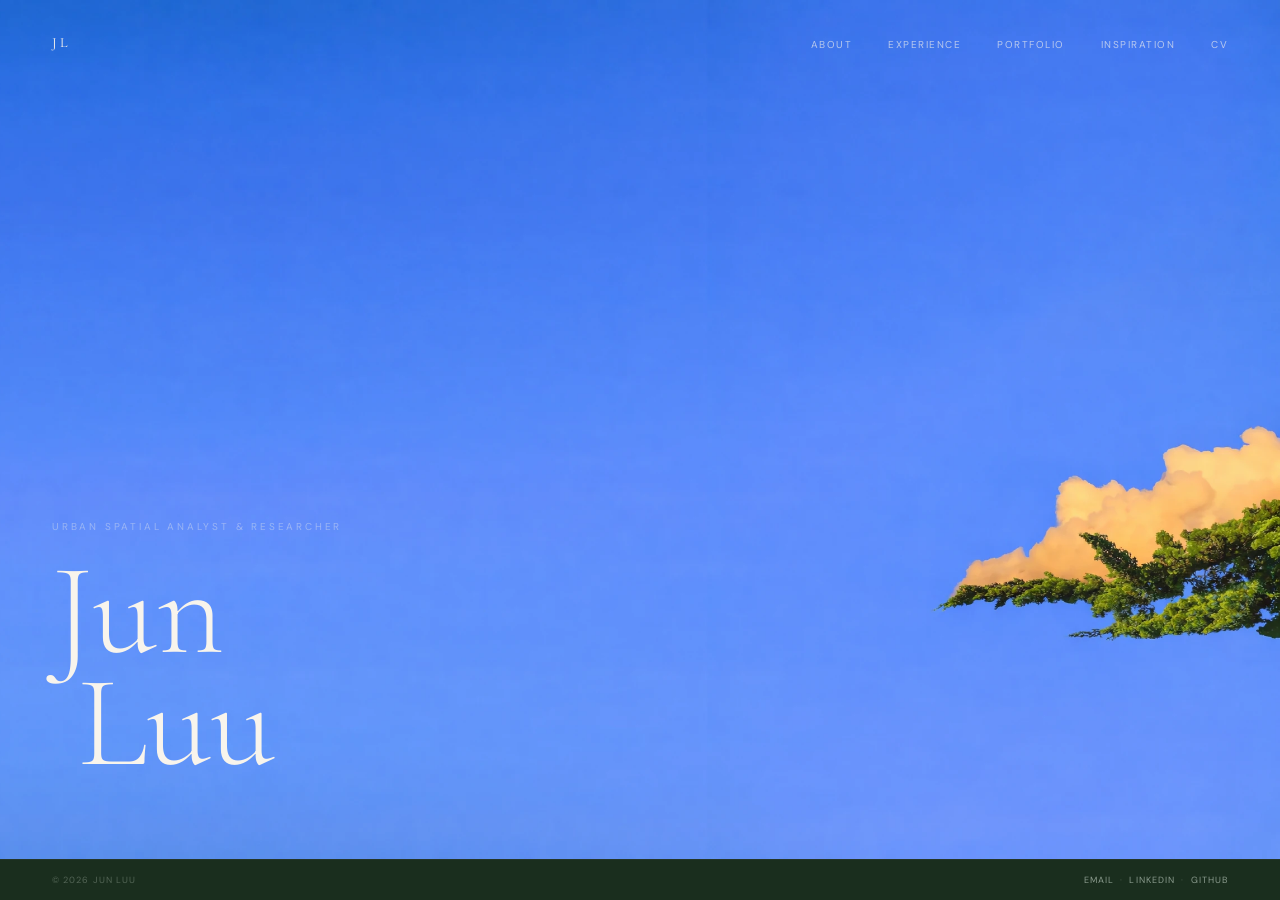
<file: index.html>
<!DOCTYPE html>
<html lang="en">
<head>
  <meta charset="UTF-8" />
  <meta name="viewport" content="width=device-width, initial-scale=1.0" />
  <title>Jun Luu</title>
  <link rel="preconnect" href="https://fonts.googleapis.com">
  <link rel="preconnect" href="https://fonts.gstatic.com" crossorigin>
  <link href="https://fonts.googleapis.com/css2?family=Cormorant+Garamond:wght@300;400&family=DM+Sans:opsz,wght@9..40,300;9..40,400;9..40,500&display=swap" rel="stylesheet">
  <style>
    :root {
      --sky:        #327ce3;
      --cream:      #F8F4EC;
      --cream-dim:  rgba(248,244,236,0.65);
      --cream-faint:rgba(248,244,236,0.38);
      --forest:     #1A2E1E;
      --forest-mid: #243528;
      --orange:     #D95A18;
      --rule:       rgba(248,244,236,0.16);
    }

    *, *::before, *::after { box-sizing: border-box; margin: 0; padding: 0; }
    html, body { height: 100%; }

    /* Without a background on <html>, the body's background propagates to the
       document canvas and paints the whole viewport — including the strip
       below the footer and the overscroll bounce. Pin the canvas to the
       footer colour so nothing shows through beneath the green bar. */
    html { background: var(--forest, #1A2E1E); }

    body {
      font-family: 'DM Sans', sans-serif;
      background: var(--sky);
      color: var(--cream);
      min-height: 100vh;
      display: flex;
      flex-direction: column;
    }

    /* ── HERO ── */
    .hero {
      position: relative;
      flex: 1;
      min-height: calc(100vh - 56px);
      background: var(--sky);
      overflow: hidden;
    }

    .hero picture { display: contents; }

    /* Photo: full-bleed. The sky is extended outward in the files themselves,
       so the whole frame is photograph — nothing is masked or colour-matched. */
    .hero-photo {
      position: absolute;
      inset: 0;
      width: 100%;
      height: 100%;
      object-fit: cover;
      object-position: 100% 50%;
      pointer-events: none;
      user-select: none;
    }

    /* ── NAV ── */
    nav {
      position: absolute;
      top: 0; left: 0; right: 0;
      z-index: 20;
      display: flex;
      justify-content: space-between;
      align-items: center;
      padding: 32px 52px;
    }

    .nav-logo {
      font-family: 'Cormorant Garamond', serif;
      font-size: 14px;
      font-weight: 400;
      letter-spacing: 0.24em;
      text-transform: uppercase;
      color: var(--cream);
      text-decoration: none;
      opacity: 0;
      animation: fadeIn 0.7s ease 0.15s forwards;
    }

    .nav-links {
      display: flex;
      gap: 36px;
      list-style: none;
      opacity: 0;
      animation: fadeIn 0.7s ease 0.35s forwards;
    }

    .nav-links a {
      font-size: 10px;
      font-weight: 400;
      letter-spacing: 0.15em;
      text-transform: uppercase;
      color: var(--cream-dim);
      text-decoration: none;
      transition: color 0.2s;
      position: relative;
    }
    .nav-links a::after {
      content: '';
      position: absolute;
      bottom: -3px; left: 0; right: 0;
      height: 1px;
      background: var(--cream);
      transform: scaleX(0);
      transform-origin: left;
      transition: transform 0.25s ease;
    }
    .nav-links a:hover { color: var(--cream); }
    .nav-links a:hover::after { transform: scaleX(1); }

    /* ── MAIN TEXT ── */
    .hero-content {
      position: absolute;
      bottom: 80px;
      left: 52px;
      z-index: 10;
    }

    .eyebrow {
      font-size: 10px;
      font-weight: 400;
      letter-spacing: 0.28em;
      text-transform: uppercase;
      color: var(--cream-faint);
      margin-bottom: 22px;
      opacity: 0;
      animation: riseIn 0.9s ease 0.7s forwards;
    }

    .hero-name {
      font-family: 'Cormorant Garamond', serif;
      font-weight: 300;
      line-height: 0.86;
    }

    .name-given {
      display: block;
      font-size: clamp(86px, 12vw, 130px);
      color: var(--cream);
      opacity: 0;
      animation: riseIn 1s ease 0.95s forwards;
    }

    .name-family {
      display: block;
      font-size: clamp(86px, 12vw, 130px);
      padding-left: clamp(18px, 2vw, 28px);
      color: var(--cream);
      opacity: 0;
      animation: riseIn 1s ease 1.22s forwards;
    }

    /* ── FOOTER ── */
    footer {
      background: var(--forest);
      padding: 14px 52px;
      display: flex;
      justify-content: space-between;
      align-items: center;
      flex-shrink: 0;
      border-top: 1px solid var(--forest-mid);
    }

    footer p {
      font-size: 9px;
      font-weight: 400;
      letter-spacing: 0.12em;
      text-transform: uppercase;
      color: rgba(214,228,216,0.3);
    }

    footer a {
      font-size: 9px;
      font-weight: 400;
      letter-spacing: 0.12em;
      text-transform: uppercase;
      color: rgba(214,228,216,0.3);
      text-decoration: none;
      transition: color 0.2s;
    }
    footer a:hover { color: rgba(214,228,216,0.7); }

    /* ── ANIMATIONS ── */
    @keyframes fadeIn {
      from { opacity: 0; }
      to   { opacity: 1; }
    }

    @keyframes riseIn {
      from { opacity: 0; transform: translateY(16px); }
      to   { opacity: 1; transform: translateY(0); }
    }

    /* ── RESPONSIVE ── */
    @media (max-width: 640px) {
      .hero-content { left: 24px; bottom: 52px; }
      .hero-photo { object-position: 50% 50%; }
      footer { padding: 14px 24px; flex-direction: column; gap: 6px; text-align: center; }
    }
  </style>
<link rel="stylesheet" href="assets/site.css">
<script src="assets/site.js" defer></script>
</head>
<body>

  <div class="hero">

    <picture>
      <source
        media="(min-width: 701px)"
        srcset="images/index/cover-photo-wide.webp"
      >
      <img
        class="hero-photo"
        src="images/index/cover-photo-tall.webp"
        alt=""
        aria-hidden="true"
      >
    </picture>

    <nav>
      <a href="index.html" class="nav-logo">JL</a>
      <ul class="nav-links">
        <li><a href="about.html">About</a></li>
        <li><a href="experience.html">Experience</a></li>
        <li><a href="portfolio.html">Portfolio</a></li>
        <li><a href="inspiration.html">Inspiration</a></li>
        <li><a href="cv_jluu.html">CV</a></li>
      </ul>

      <button class="nav-toggle" type="button" aria-label="Open menu"
              aria-expanded="false" aria-controls="nav-sheet">
        <span></span><span></span><span></span>
      </button>

      <div class="nav-sheet" id="nav-sheet">
        <a href="about.html">About</a>
        <a href="experience.html">Experience</a>
        <a href="portfolio.html">Portfolio</a>
        <a href="inspiration.html">Inspiration</a>
        <a href="cv_jluu.html">CV</a>
      </div>
    </nav>

    <div class="hero-content">
      <p class="eyebrow">Urban Spatial Analyst &amp; Researcher</p>
      <div class="hero-name">
        <span class="name-given">Jun</span>
        <span class="name-family">Luu</span>
      </div>
    </div>

  </div>

  <footer>
    <p>© 2026 Jun Luu</p>
    <p><a href="mailto:jennifer.luu6@gmail.com">Email</a> &nbsp;·&nbsp; <a href="https://www.linkedin.com/in/jenniferluu6/" target="_blank" rel="noopener">LinkedIn</a> &nbsp;·&nbsp; <a href="https://github.com/jenniferluu6" target="_blank" rel="noopener">GitHub</a></p>
  </footer>

</body>
</html>
</file>
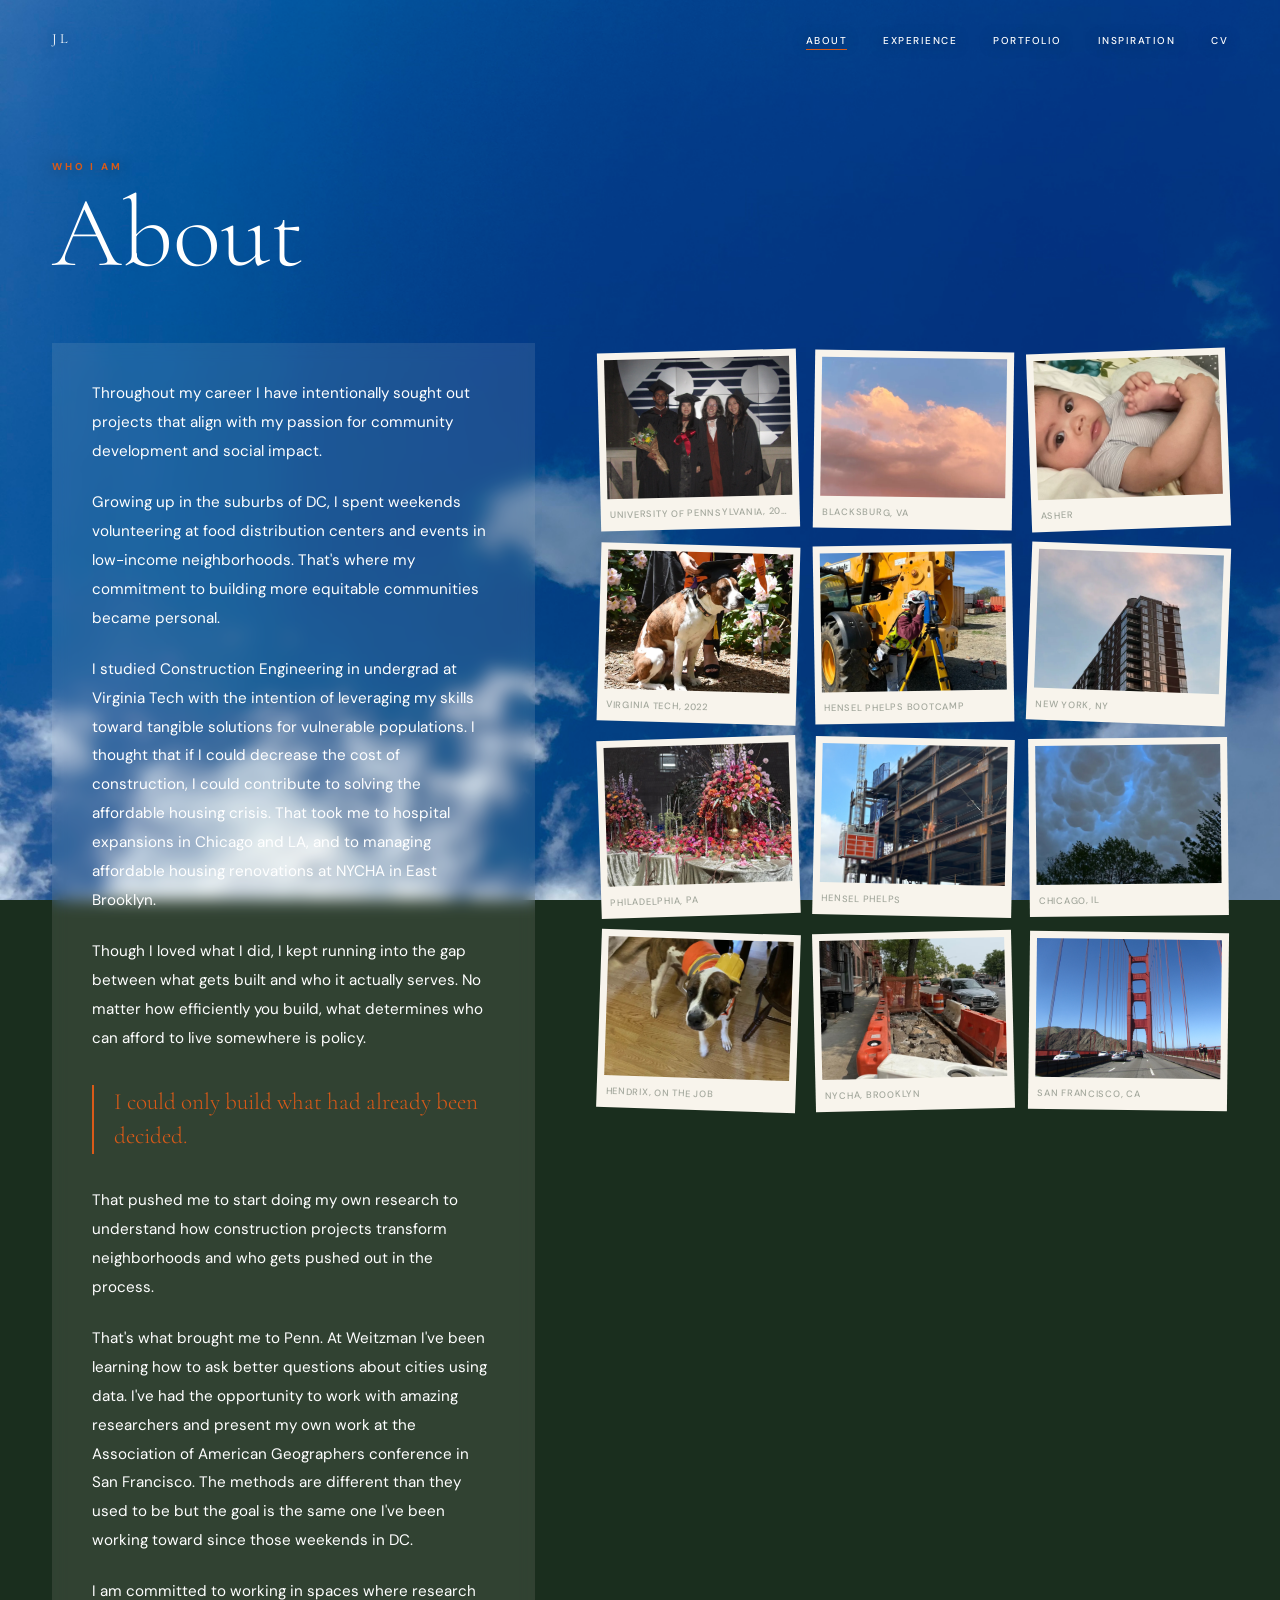
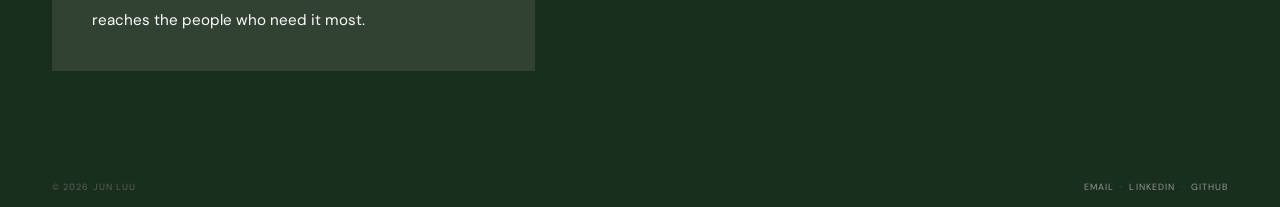
<file: about.html>
<!DOCTYPE html>
<html lang="en">
<head>
  <meta charset="UTF-8" />
  <meta name="viewport" content="width=device-width, initial-scale=1.0" />
  <title>About · Jun Luu</title>
  <link rel="preconnect" href="https://fonts.googleapis.com">
  <link rel="preconnect" href="https://fonts.gstatic.com" crossorigin>
  <link href="https://fonts.googleapis.com/css2?family=Cormorant+Garamond:wght@300;400&family=DM+Sans:opsz,wght@9..40,300;9..40,400;9..40,500;9..40,700&display=swap" rel="stylesheet">
  <style>
    :root {
      --forest:     #1A2E1E;
      --forest-mid: #243528;
      --orange:     #D95A18;
      --cream:      #F8F4EC;
    }

    *, *::before, *::after { box-sizing: border-box; margin: 0; padding: 0; }

    /* Without a background on <html>, the body's background propagates to the
       document canvas and paints the whole viewport — including the strip
       below the footer and the overscroll bounce. Pin the canvas to the
       footer colour so nothing shows through beneath the green bar. */
    html { background: var(--forest, #1A2E1E); }

    body {
      font-family: 'DM Sans', sans-serif;
      min-height: 100vh;
      overflow-x: hidden;
      background-image: url('images/about/about-photo.jpeg');
      background-size: cover;
      background-position: center top;
      background-attachment: fixed;
    }

    /* Very light wash so text areas have something to sit on */
    body::before {
      content: '';
      position: fixed;
      inset: 0;
      background: rgba(220,235,245,0.01);
      z-index: 0;
      pointer-events: none;
    }

    /* NAV — sky-toned, blends with photo */
    nav {
      position: absolute;
      top: 0; left: 0; right: 0;
      z-index: 100;
      display: flex;
      justify-content: space-between;
      align-items: center;
      padding: 28px 52px;
      background: transparent;
    }

    .nav-logo {
      font-family: 'Cormorant Garamond', serif;
      font-size: 14px; font-weight: 400;
      letter-spacing: 0.24em; text-transform: uppercase;
      color: white; text-decoration: none;
    }

    .nav-logo, .nav-links a { text-shadow: 0 1px 14px rgba(0,0,0,0.5); }

    .nav-links {
      display: flex; gap: 36px; list-style: none;
    }

    .nav-links a {
      font-size: 10px; font-weight: 500;
      letter-spacing: 0.15em; text-transform: uppercase;
      color: white; text-decoration: none;
      transition: color 0.2s; position: relative;
    }
    .nav-links a::after {
      content: '';
      position: absolute; bottom: -3px; left: 0; right: 0;
      height: 1px; background: var(--orange);
      transform: scaleX(0); transform-origin: left;
      transition: transform 0.25s ease;
    }
    .nav-links a:hover::after { transform: scaleX(1); }
    .nav-links a.active::after { transform: scaleX(1); }

    /* ALL CONTENT */
    .page {
      position: relative;
      z-index: 1;
      min-height: 100vh;
      display: flex;
      flex-direction: column;
    }

    /* PAGE HEADER */
    .page-header {
      padding: 160px 52px 64px;
    }

    .page-eyebrow {
      font-size: 10px; font-weight: 700;
      letter-spacing: 0.28em; text-transform: uppercase;
      color: var(--orange);
      margin-bottom: 16px;
      text-shadow: 0 1px 14px rgba(0,0,0,0.5);
    }

    .page-title {
      font-family: 'Cormorant Garamond', serif;
      font-size: clamp(60px, 8vw, 100px);
      font-weight: 300; line-height: 0.9;
      color: white;
    }

    /* BODY CONTENT */
    .about-body {
      flex: 1;
      padding: 0 52px 96px;
    }

    .about-grid {
      display: grid;
      grid-template-columns: 1fr 1.3fr;
      gap: 64px;
      align-items: start;
    }

    /* STORY — frosted card for readability */
    .story-col {
      background: rgba(248,244,236,0.1);
      backdrop-filter: blur(8px);
      -webkit-backdrop-filter: blur(8px);
      padding: 36px 40px;
    }

    .story-col p {
      font-size: 0.95rem; font-weight: 400; line-height: 1.9;
      color: white;
      margin-bottom: 1.4rem;
    }
    .story-col p:last-child { margin-bottom: 0; }

    .pull-line {
      display: block;
      font-family: 'Cormorant Garamond', serif;
      font-size: 1.45rem; font-weight: 300; line-height: 1.5;
      color: var(--orange);
      padding-left: 20px;
      border-left: 2px solid var(--orange);
      margin: 2rem 0;
    }

    /* COLLAGE — clean 3x4 grid */
    .collage-col {
      display: grid;
      grid-template-columns: repeat(3, 1fr);
      gap: 16px;
      padding-top: 8px;
    }

    .photo-card {
      background: var(--cream);
      padding: 7px 7px 32px;
      cursor: pointer;
      position: relative;
      transition: transform 0.3s ease, box-shadow 0.3s ease;
    }

    /* Subtle random tilts */
    .photo-card:nth-child(1)  { transform: rotate(-1.4deg); }
    .photo-card:nth-child(2)  { transform: rotate(0.8deg);  }
    .photo-card:nth-child(3)  { transform: rotate(-2deg);   }
    .photo-card:nth-child(4)  { transform: rotate(1.6deg);  }
    .photo-card:nth-child(5)  { transform: rotate(-0.9deg); }
    .photo-card:nth-child(6)  { transform: rotate(2.1deg);  }
    .photo-card:nth-child(7)  { transform: rotate(-1.8deg); }
    .photo-card:nth-child(8)  { transform: rotate(1.2deg);  }
    .photo-card:nth-child(9)  { transform: rotate(-0.6deg); }
    .photo-card:nth-child(10) { transform: rotate(1.9deg);  }
    .photo-card:nth-child(11) { transform: rotate(-1.3deg); }
    .photo-card:nth-child(12) { transform: rotate(0.7deg);  }

    .photo-card:hover {
      transform: rotate(0deg) scale(1.04) !important;
      box-shadow: 0 20px 48px rgba(26,46,30,0.18);
      z-index: 5;
    }

    .photo-card img {
      width: 100%; display: block;
      aspect-ratio: 4/3; object-fit: cover;
    }

    .card-stub {
      position: absolute;
      bottom: 0; left: 0; right: 0;
      height: 32px;
      display: flex; align-items: center;
      padding: 0 9px;
    }
    .card-stub span {
      font-size: 0.58rem; font-weight: 500;
      letter-spacing: 0.08em; text-transform: uppercase;
      color: rgba(26,46,30,0.38);
      white-space: nowrap; overflow: hidden; text-overflow: ellipsis;
    }

    .photo-caption {
      position: absolute;
      top: 7px; left: 7px; right: 7px; bottom: 32px;
      background: rgba(26,46,30,0.82);
      display: flex; align-items: flex-end;
      padding: 12px;
      opacity: 0;
      transition: opacity 0.25s ease;
      pointer-events: none;
    }
    .photo-caption p {
      font-size: 0.74rem; font-weight: 300;
      line-height: 1.5; color: var(--cream);
      margin: 0;
    }
    .photo-card:hover .photo-caption { opacity: 1; }

    /* FOOTER */
    footer {
      position: relative;
      z-index: 1;
      background: var(--forest);
      padding: 14px 52px;
      display: flex;
      justify-content: space-between;
      align-items: center;
    }

    footer p, footer a {
      font-size: 9px; font-weight: 400;
      letter-spacing: 0.12em; text-transform: uppercase;
      color: rgba(214,228,216,0.3);
      text-decoration: none;
      transition: color 0.2s;
    }
    footer a:hover { color: rgba(214,228,216,0.7); }

    /* RESPONSIVE */
    @media (max-width: 1200px) {
      .about-grid { grid-template-columns: 1fr; }
    }
    @media (max-width: 640px) {
      .page-header { padding: 120px 24px 48px; }
      .about-body { padding: 0 24px 72px; }
      .story-col { padding: 24px; }
      .collage-col { grid-template-columns: repeat(2, 1fr); }
      footer { padding: 14px 24px; flex-direction: column; gap: 6px; text-align: center; }
    }
  </style>
<link rel="stylesheet" href="assets/site.css">
<script src="assets/site.js" defer></script>
</head>
<body>

  <nav>
    <a href="index.html" class="nav-logo">JL</a>
    <ul class="nav-links">
      <li><a href="about.html" class="active">About</a></li>
      <li><a href="experience.html">Experience</a></li>
      <li><a href="portfolio.html">Portfolio</a></li>
      <li><a href="inspiration.html">Inspiration</a></li>
      <li><a href="cv_jluu.html">CV</a></li>
    </ul>

    <button class="nav-toggle" type="button" aria-label="Open menu"
            aria-expanded="false" aria-controls="nav-sheet">
      <span></span><span></span><span></span>
    </button>

    <div class="nav-sheet" id="nav-sheet">
      <a href="about.html" class="active">About</a>
      <a href="experience.html">Experience</a>
      <a href="portfolio.html">Portfolio</a>
      <a href="inspiration.html">Inspiration</a>
      <a href="cv_jluu.html">CV</a>
    </div>
  </nav>

  <div class="page">

    <div class="page-header">
      <p class="page-eyebrow">Who I am</p>
      <h1 class="page-title">About</h1>
    </div>

    <div class="about-body">
      <div class="about-grid">

        <div class="story-col">
          <p>Throughout my career I have intentionally sought out projects that align with my passion for community development and social impact.</p>
          <p>Growing up in the suburbs of DC, I spent weekends volunteering at food distribution centers and events in low-income neighborhoods. That's where my commitment to building more equitable communities became personal.</p>
          <p>I studied Construction Engineering in undergrad at Virginia Tech with the intention of leveraging my skills toward tangible solutions for vulnerable populations. I thought that if I could decrease the cost of construction, I could contribute to solving the affordable housing crisis. That took me to hospital expansions in Chicago and LA, and to managing affordable housing renovations at NYCHA in East Brooklyn.</p>
          <p>Though I loved what I did, I kept running into the gap between what gets built and who it actually serves. No matter how efficiently you build, what determines who can afford to live somewhere is policy.</p>
          <span class="pull-line">I could only build what had already been decided.</span>
          <p>That pushed me to start doing my own research to understand how construction projects transform neighborhoods and who gets pushed out in the process.</p>
          <p>That's what brought me to Penn. At Weitzman I've been learning how to ask better questions about cities using data. I've had the opportunity to work with amazing researchers and present my own work at the Association of American Geographers conference in San Francisco. The methods are different than they used to be but the goal is the same one I've been working toward since those weekends in DC.</p>
          <p>I am committed to working in spaces where research reaches the people who need it most.</p>
        </div>

        <div class="collage-col">

          <div class="photo-card">
            <img src="images/about/penn_graduation.jpeg" alt="Penn graduation with friends">
            <div class="photo-caption"><p>Becoming a master with some of my amazing friends!</p></div>
            <div class="card-stub"><span>University of Pennsylvania, 2026</span></div>
          </div>

          <div class="photo-card">
            <img src="images/about/blacksburg_clouds.jpeg" alt="Blacksburg clouds">
            <div class="photo-caption"><p>My friends and I called ourselves the Cloud Chasers. When someone would spot a good sunset, we'd all rush to the top of the parking garage.</p></div>
            <div class="card-stub"><span>Blacksburg, VA</span></div>
          </div>

          <div class="photo-card">
            <img src="images/about/asher.jpeg" alt="Asher">
            <div class="photo-caption"><p>My perfect, adorable nephew, Asher.</p></div>
            <div class="card-stub"><span>Asher</span></div>
          </div>

          <div class="photo-card">
            <img src="images/about/hendrix_grad.jpeg" alt="Hendrix at graduation">
            <div class="photo-caption"><p>Hendrix and I graduated from Virginia Tech together! He studied hard and I am so proud of him.</p></div>
            <div class="card-stub"><span>Virginia Tech, 2022</span></div>
          </div>

          <div class="photo-card">
            <img src="images/about/hp_bootcamp.jpeg" alt="Hensel Phelps Bootcamp">
            <div class="photo-caption"><p>Using my highly developed engineering skills to stand on a concrete block with a level.</p></div>
            <div class="card-stub"><span>Hensel Phelps Bootcamp</span></div>
          </div>

          <div class="photo-card">
            <img src="images/about/nyc_rooftop.jpeg" alt="NYC rooftop view">
            <div class="photo-caption"><p>The view from my rooftop in New York. We threw quite a few kickbacks and parties up here.</p></div>
            <div class="card-stub"><span>New York, NY</span></div>
          </div>

          <div class="photo-card">
            <img src="images/about/phila_flowers.jpeg" alt="Philadelphia Flower Show">
            <div class="photo-caption"><p>The Philadelphia Flower Show was a beautiful reminder of the city's vibrant culture.</p></div>
            <div class="card-stub"><span>Philadelphia, PA</span></div>
          </div>

          <div class="photo-card">
            <img src="images/about/hp_hucla.jpeg" alt="Hensel Phelps on Site">
            <div class="photo-caption"><p>Structural engineering in action!</p></div>
            <div class="card-stub"><span>Hensel Phelps</span></div>
          </div>

          <div class="photo-card">
            <img src="images/about/chicago_clouds.jpeg" alt="Chicago clouds">
            <div class="photo-caption"><p>These mammatus formations are rare and a little ominous.</p></div>
            <div class="card-stub"><span>Chicago, IL</span></div>
          </div>

          <div class="photo-card">
            <img src="images/about/hendrix_construction.jpeg" alt="Hendrix in construction gear">
            <div class="photo-caption"><p>Hendrix dressed as a construction engineer! Like mother, like son.</p></div>
            <div class="card-stub"><span>Hendrix, on the job</span></div>
          </div>

          <div class="photo-card">
            <img src="images/about/fairstead_sidewalk.jpeg" alt="NYCHA sidewalk work">
            <div class="photo-caption"><p>Some sidewalk work on the NYCHA Fairstead project in East Brooklyn.</p></div>
            <div class="card-stub"><span>NYCHA, Brooklyn</span></div>
          </div>

          <div class="photo-card">
            <img src="images/about/sf-aag.JPG" alt="San Francisco after AAG">
            <div class="photo-caption"><p>Exploring San Francisco after presenting at the AAG Annual Meeting.</p></div>
            <div class="card-stub"><span>San Francisco, CA</span></div>
          </div>

        </div>
      </div>
    </div>

    <footer>
      <p>© 2026 Jun Luu</p>
      <p><a href="mailto:jennifer.luu6@gmail.com">Email</a> &nbsp;·&nbsp; <a href="https://www.linkedin.com/in/jenniferluu6/" target="_blank" rel="noopener">LinkedIn</a> &nbsp;·&nbsp; <a href="https://github.com/jenniferluu6" target="_blank" rel="noopener">GitHub</a></p>
    </footer>

  </div>

</body>
</html>
</file>
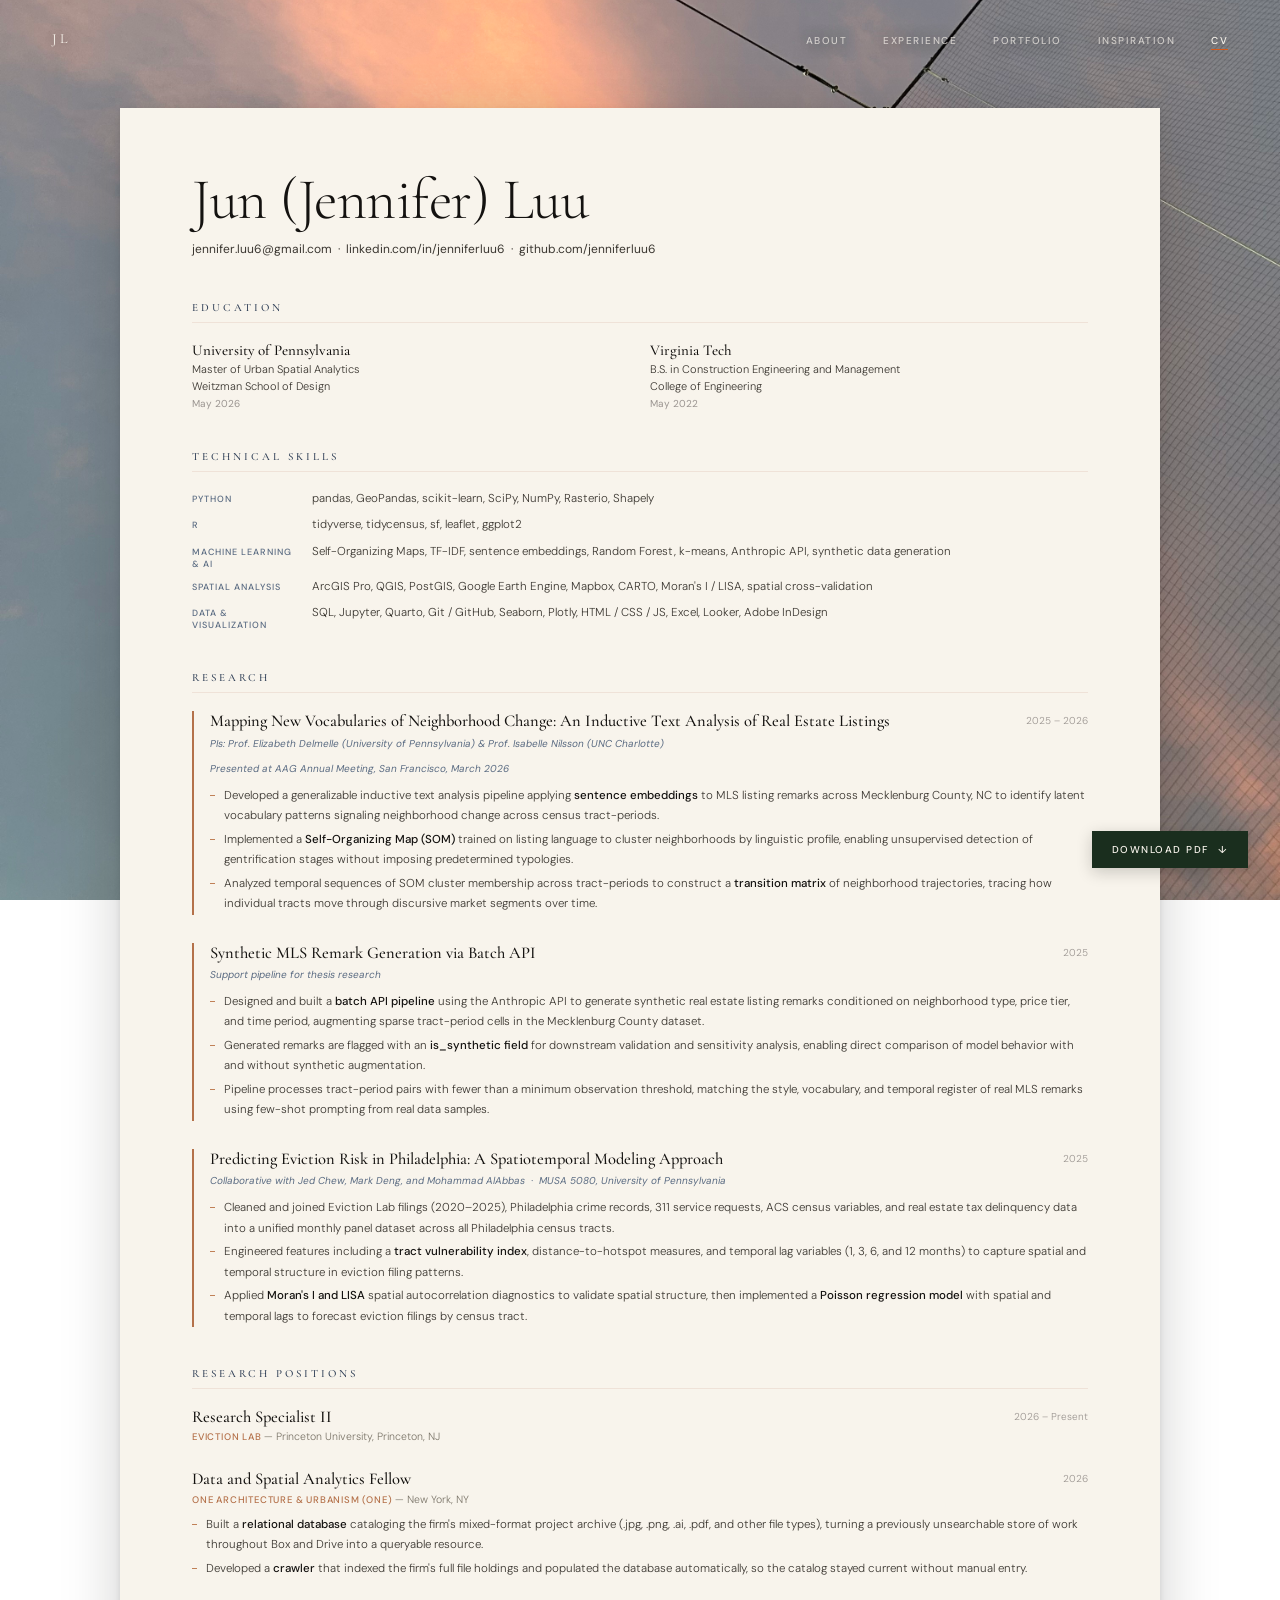
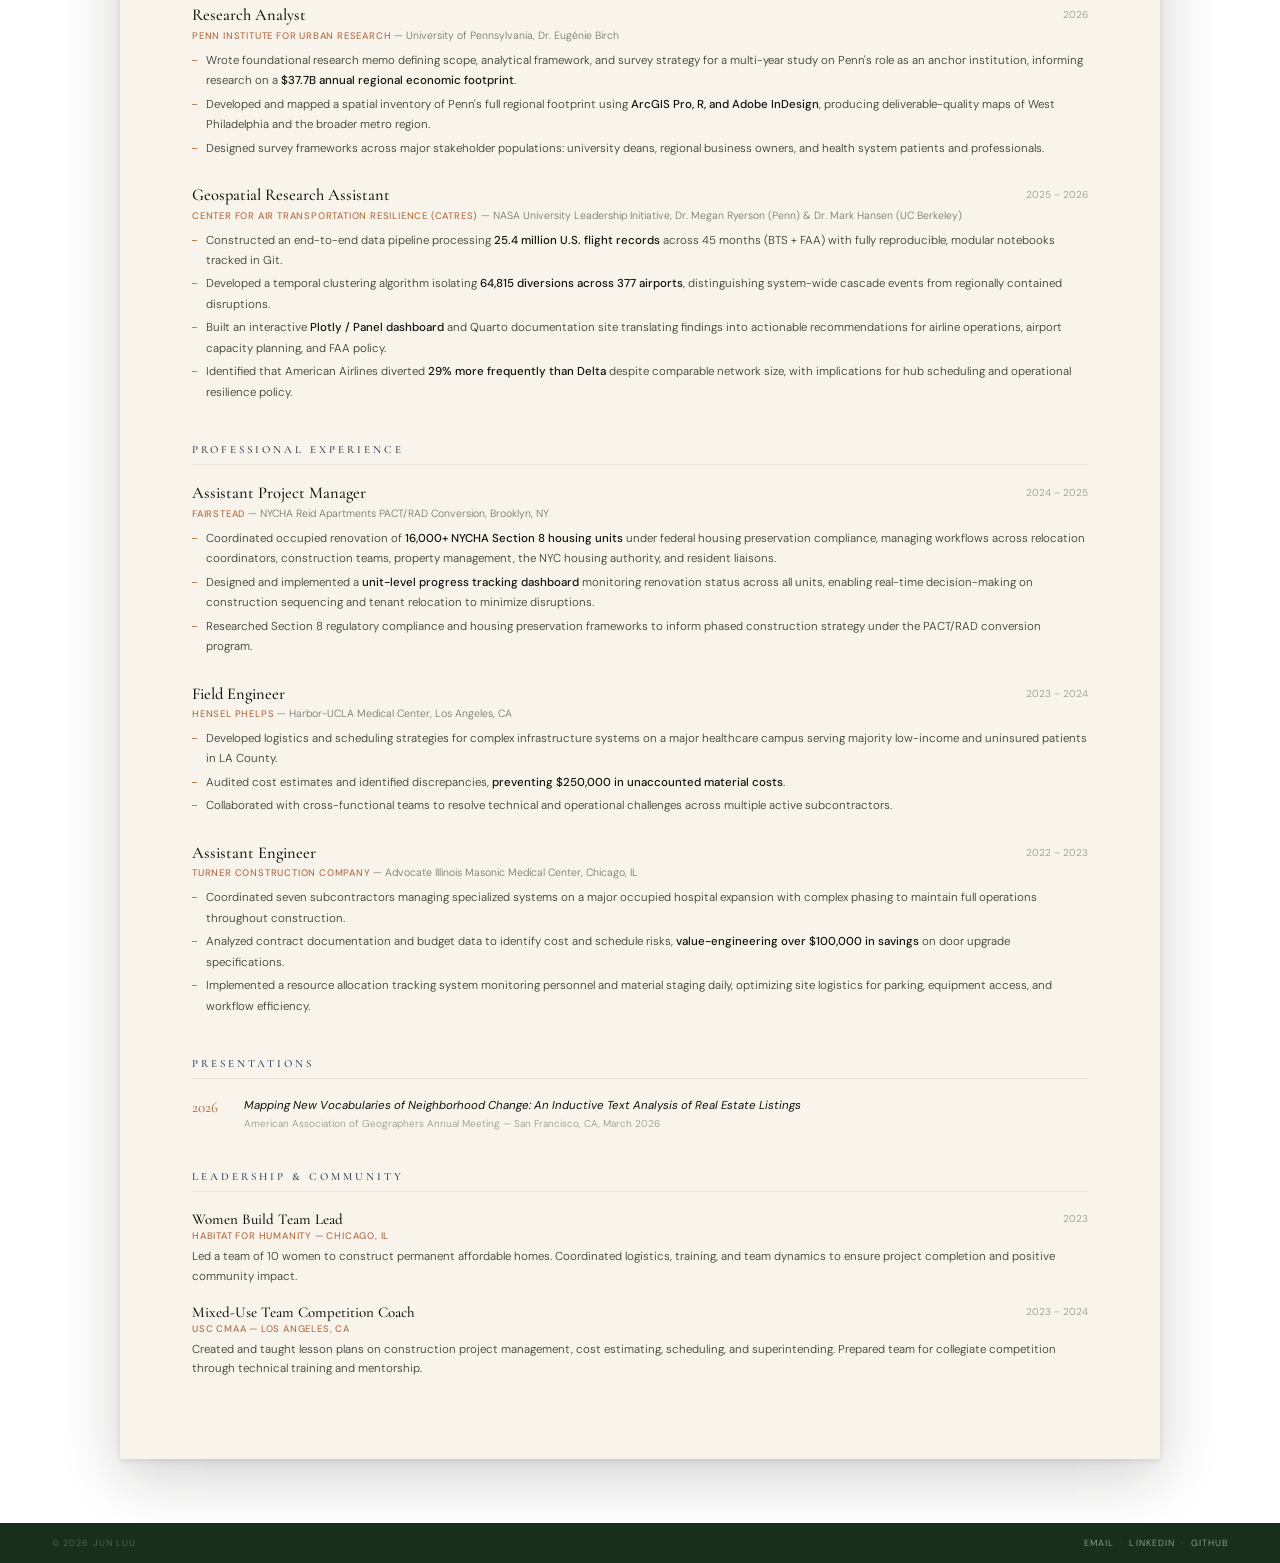
<file: cv_jluu.html>
<!DOCTYPE html>
<html lang="en">
<head>
<meta charset="UTF-8">
<meta name="viewport" content="width=device-width, initial-scale=1.0">
<title>CV · Jun Luu</title>
<link rel="preconnect" href="https://fonts.googleapis.com">
<link rel="preconnect" href="https://fonts.gstatic.com" crossorigin>
<link href="https://fonts.googleapis.com/css2?family=Cormorant+Garamond:ital,wght@0,300;0,400;0,500;0,600;1,300;1,400;1,500&family=DM+Sans:ital,opsz,wght@0,9..40,300;0,9..40,400;0,9..40,500;1,9..40,300;1,9..40,400&display=swap" rel="stylesheet">
<style>
  /* NAV */
  nav {
    position: absolute;
    top: 0; left: 0; right: 0;
    z-index: 200;
    display: flex;
    justify-content: space-between;
    align-items: center;
    padding: 28px 52px;
    background: transparent;
  }
  .nav-logo {
    font-family: 'Cormorant Garamond', serif;
    font-size: 14px; font-weight: 400;
    letter-spacing: 0.24em; text-transform: uppercase;
    color: #F8F4EC; text-decoration: none;
  }
  .nav-logo, .nav-links a { text-shadow: 0 1px 14px rgba(0,0,0,0.5); }
  .nav-links { display: flex; gap: 36px; list-style: none; }
  .nav-links a {
    font-size: 10px; font-weight: 500;
    letter-spacing: 0.15em; text-transform: uppercase;
    color: rgba(248,244,236,0.7); text-decoration: none;
    transition: color 0.2s; position: relative;
  }
  .nav-links a::after {
    content: '';
    position: absolute; bottom: -3px; left: 0; right: 0;
    height: 1px; background: #D95A18;
    transform: scaleX(0); transform-origin: left;
    transition: transform 0.25s ease;
  }
  .nav-links a:hover { color: #F8F4EC; }
  .nav-links a:hover::after { transform: scaleX(1); }
  .nav-links a.active { color: #F8F4EC; }
  .nav-links a.active::after { transform: scaleX(1); }

  /* SITE FOOTER */
  .site-footer {
    background: #1A2E1E;
    padding: 14px 52px;
    display: flex;
    justify-content: space-between;
    align-items: center;
  }
  .site-footer p, .site-footer a {
    font-size: 9px; font-weight: 400;
    letter-spacing: 0.12em; text-transform: uppercase;
    color: rgba(214,228,216,0.3);
    text-decoration: none; transition: color 0.2s;
    font-family: 'DM Sans', sans-serif;
  }
  .site-footer a:hover { color: rgba(214,228,216,0.7); }

  :root {
    --cream:      #F8F4EC;
    --cream-mid:  #EDE8DC;
    --cream-rule: #D0C8B8;

    /* site chrome — nav underline, footer, download button; matches the other pages */
    --orange:     #D95A18;
    --forest:     #1A2E1E;

    /* the CV document itself */
    --clay:       #B4714A;
    --clay-lt:    #C08057;
    --clay-pale:  #EFE2D8;
    --navy:       #2A3A52;
    --slate:      #5A6B82;

    --ink:        #141210;
    --ink-mid:    #3A3630;
    --ink-lt:     #7A7468;
    --warm-gray:  #9A9490;
  }

  *, *::before, *::after { box-sizing: border-box; margin: 0; padding: 0; }

  html {
  background-image: url('images/cv/cv-photo.jpg');
  background-size: cover;
  background-position: center center;
  background-attachment: fixed;
}

  body {
    font-family: 'DM Sans', system-ui, sans-serif;
    color: var(--ink);
    -webkit-print-color-adjust: exact;
    print-color-adjust: exact;
  }

  .page {
    max-width: 1040px;
    /* keep a gutter so the photo stays visible either side of the sheet,
       instead of the page going edge-to-edge below 1040px */
    width: calc(100% - 48px);
    margin: 108px auto 64px;
    background: var(--cream);
    box-shadow:
      0 2px 6px rgba(20,18,16,0.10),
      0 16px 56px rgba(20,18,16,0.20);
    padding: 64px 72px 80px;
  }

  /* HEAD */
  .cv-name {
    font-family: 'Cormorant Garamond', serif;
    font-size: 58px;
    font-weight: 300;
    line-height: 0.95;
    letter-spacing: -0.5px;
    color: var(--ink);
    margin-bottom: 14px;
  }
  .cv-name em { font-style: italic; color: var(--clay); }

  /* Full addresses rather than "LinkedIn", so they still work on a printed copy */
  .cv-contact {
    font-size: 12px;
    color: var(--ink-mid);
    margin-bottom: 44px;
  }
  .cv-contact a { color: inherit; text-decoration: none; }
  .cv-contact a:hover { color: var(--clay); }

  .cv-tagline {
    font-size: 9.5px;
    font-weight: 500;
    letter-spacing: 2.5px;
    text-transform: uppercase;
    color: var(--warm-gray);
  }

  /* DOWNLOAD BUTTON */
  .cv-download-btn {
    position: fixed;
    bottom: 32px;
    right: 32px;
    font-family: 'DM Sans', sans-serif;
    font-size: 10px;
    font-weight: 500;
    letter-spacing: 1.5px;
    text-transform: uppercase;
    color: var(--cream);
    background: var(--forest);
    border: none;
    padding: 12px 20px;
    cursor: pointer;
    text-decoration: none;
    transition: background 0.2s;
    box-shadow: 0 4px 16px rgba(20,18,16,0.2);
    z-index: 100;
    display: flex;
    align-items: center;
    gap: 8px;
  }
  .cv-download-btn:hover { background: var(--orange); }

  /* SECTIONS */
  .sec { margin-bottom: 40px; }
  .sec:last-child { margin-bottom: 0; }

  .sec-title {
    font-family: 'Cormorant Garamond', serif;
    font-size: 11px;
    font-weight: 500;
    letter-spacing: 3px;
    text-transform: uppercase;
    color: var(--navy);
    margin-bottom: 18px;
    padding-bottom: 8px;
    border-bottom: 1px solid var(--clay-pale);
  }

  /* RESEARCH ENTRIES */
  .r-entry {
    margin-bottom: 28px;
    padding-left: 16px;
    border-left: 2px solid var(--clay);
  }
  .r-entry:last-child { margin-bottom: 0; }

  .r-head {
    display: flex;
    justify-content: space-between;
    align-items: flex-start;
    gap: 20px;
    margin-bottom: 3px;
  }
  .r-title {
    font-family: 'Cormorant Garamond', serif;
    font-size: 16.5px;
    font-weight: 500;
    color: var(--ink);
    line-height: 1.3;
    flex: 1;
  }
  .r-date {
    font-size: 10px;
    color: var(--warm-gray);
    white-space: nowrap;
    padding-top: 3px;
    font-weight: 300;
  }
  .r-sub {
    font-size: 10px;
    font-style: italic;
    color: var(--slate);
    margin-bottom: 10px;
    line-height: 1.5;
  }

  /* WORK ENTRIES */
  .w-entry { margin-bottom: 26px; }
  .w-entry:last-child { margin-bottom: 0; }

  .w-head {
    display: flex;
    justify-content: space-between;
    align-items: flex-start;
    gap: 20px;
    margin-bottom: 2px;
  }
  .w-title {
    font-family: 'Cormorant Garamond', serif;
    font-size: 16.5px;
    font-weight: 500;
    color: var(--ink);
    line-height: 1.3;
    flex: 1;
  }
  .w-date {
    font-size: 10px;
    color: var(--warm-gray);
    white-space: nowrap;
    padding-top: 3px;
    font-weight: 300;
  }
  .w-org {
    font-size: 9.5px;
    font-weight: 500;
    letter-spacing: 0.8px;
    text-transform: uppercase;
    color: var(--clay);
    margin-bottom: 9px;
  }
  .w-org span {
    color: var(--ink-lt);
    font-weight: 300;
    text-transform: none;
    letter-spacing: 0;
    font-size: 10.5px;
  }

  /* BULLETS */
  .bullets { list-style: none; padding: 0; }
  .bullets li {
    font-size: 11.5px;
    font-weight: 300;
    color: var(--ink-mid);
    line-height: 1.78;
    padding-left: 14px;
    position: relative;
    margin-bottom: 3px;
  }
  .bullets li::before {
    content: '';
    position: absolute;
    left: 0;
    top: 9px;
    width: 5px;
    height: 1px;
    background: var(--clay-lt);
  }
  .bullets li strong { font-weight: 500; color: var(--ink); }

  /* EDUCATION */
  .edu-grid {
    display: grid;
    grid-template-columns: 1fr 1fr;
    gap: 20px;
  }
  .edu-school {
    font-family: 'Cormorant Garamond', serif;
    font-size: 15px;
    font-weight: 500;
    color: var(--ink);
    margin-bottom: 2px;
  }
  .edu-deg {
    font-size: 11px;
    font-weight: 300;
    color: var(--ink-mid);
    line-height: 1.5;
  }
  .edu-meta {
    font-size: 10px;
    color: var(--warm-gray);
    margin-top: 3px;
  }

  /* SKILLS */
  .skills-block {
    display: grid;
    grid-template-columns: 100px 1fr;
    gap: 8px 20px;
    align-items: baseline;
  }
  .sk-cat {
    font-size: 9px;
    font-weight: 500;
    text-transform: uppercase;
    letter-spacing: 1px;
    color: var(--slate);
    padding-top: 1px;
  }
  .sk-val {
    font-size: 11.5px;
    font-weight: 300;
    color: var(--ink-mid);
    line-height: 1.6;
  }

  /* PRESENTATIONS */
  .pres {
    display: flex;
    gap: 18px;
    margin-bottom: 12px;
    align-items: flex-start;
  }
  .pres:last-child { margin-bottom: 0; }
  .pres-yr {
    font-family: 'Cormorant Garamond', serif;
    font-size: 15px;
    font-weight: 500;
    color: var(--clay);
    min-width: 34px;
    padding-top: 1px;
  }
  .pres-title {
    font-size: 11.5px;
    font-style: italic;
    color: var(--ink);
    line-height: 1.6;
    font-weight: 400;
  }
  .pres-venue {
    font-size: 10px;
    color: var(--warm-gray);
    font-weight: 300;
    margin-top: 2px;
  }

  /* LEADERSHIP */
  .lead-entry { margin-bottom: 16px; }
  .lead-entry:last-child { margin-bottom: 0; }
  .lead-head {
    display: flex;
    justify-content: space-between;
    gap: 20px;
    margin-bottom: 2px;
  }
  .lead-role {
    font-family: 'Cormorant Garamond', serif;
    font-size: 15px;
    font-weight: 500;
    color: var(--ink);
  }
  .lead-date { font-size: 10px; color: var(--warm-gray); font-weight: 300; padding-top: 2px; }
  .lead-org {
    font-size: 9.5px;
    font-weight: 500;
    letter-spacing: 0.8px;
    text-transform: uppercase;
    color: var(--clay);
    margin-bottom: 5px;
  }
  .lead-desc { font-size: 11.5px; font-weight: 300; color: var(--ink-mid); line-height: 1.7; }

  @media print {
    @page { margin: 0.5in 0.6in; }
    html, body {
      background: #FFFFFF;
      -webkit-print-color-adjust: exact;
      print-color-adjust: exact;
    }
    nav, .site-footer, .cv-download-btn, .cv-back-btn { display: none; }
    .page {
      margin: 0; max-width: 100%; width: auto;
      box-shadow: none; padding: 0;
      background: transparent;
    }
    .cv-contact { margin-bottom: 30px; }
    .sec { margin-bottom: 30px; }
    /* keep an entry and its section heading from splitting across the break */
    .sec-title { break-after: avoid; }
    .edu-entry, .r-entry, .w-entry, .lead-entry, .pres { break-inside: avoid; }
  }

  @media (max-width: 640px) {
    .page { width: calc(100% - 32px); padding: 36px 24px 48px; }
    .cv-name { font-size: 40px; }
    /* one address per line instead of wrapping with a dot left at the end */
    .cv-contact a { display: block; line-height: 1.7; }
    .cv-contact .sep { display: none; }
    /* stack like the other pages' footers, and leave room under the links
       for the fixed Download PDF button so it doesn't cover them */
    .site-footer { padding: 14px 24px 84px; flex-direction: column; gap: 6px; text-align: center; }
    .edu-grid { grid-template-columns: 1fr; }
    .skills-block { grid-template-columns: 1fr; }
  }
</style>
<link rel="stylesheet" href="assets/site.css">
<script src="assets/site.js" defer></script>
</head>
<body>

<nav>
  <a href="index.html" class="nav-logo">JL</a>
  <ul class="nav-links">
    <li><a href="about.html">About</a></li>
    <li><a href="experience.html">Experience</a></li>
    <li><a href="portfolio.html">Portfolio</a></li>
    <li><a href="inspiration.html">Inspiration</a></li>
    <li><a href="cv_jluu.html" class="active">CV</a></li>
  </ul>

  <button class="nav-toggle" type="button" aria-label="Open menu"
          aria-expanded="false" aria-controls="nav-sheet">
    <span></span><span></span><span></span>
  </button>

  <div class="nav-sheet" id="nav-sheet">
    <a href="about.html">About</a>
    <a href="experience.html">Experience</a>
    <a href="portfolio.html">Portfolio</a>
    <a href="inspiration.html">Inspiration</a>
    <a href="cv_jluu.html" class="active">CV</a>
  </div>
</nav>

<div class="page">

  <h1 class="cv-name">Jun (Jennifer) Luu</h1>
  <p class="cv-contact">
    <a href="mailto:jennifer.luu6@gmail.com">jennifer.luu6@gmail.com</a><span class="sep"> &nbsp;·&nbsp; </span>
    <a href="https://www.linkedin.com/in/jenniferluu6/" target="_blank" rel="noopener">linkedin.com/in/jenniferluu6</a><span class="sep"> &nbsp;·&nbsp; </span>
    <a href="https://github.com/jenniferluu6" target="_blank" rel="noopener">github.com/jenniferluu6</a>
  </p>

  <!-- EDUCATION -->
  <section class="sec">
    <div class="sec-title">Education</div>
    <div class="edu-grid">
      <div class="edu-entry">
        <div class="edu-school">University of Pennsylvania</div>
        <div class="edu-deg">Master of Urban Spatial Analytics<br>Weitzman School of Design</div>
        <div class="edu-meta">May 2026</div>
      </div>
      <div class="edu-entry">
        <div class="edu-school">Virginia Tech</div>
        <div class="edu-deg">B.S. in Construction Engineering and Management<br>College of Engineering</div>
        <div class="edu-meta">May 2022</div>
      </div>
    </div>
  </section>

  <!-- SKILLS -->
  <section class="sec">
    <div class="sec-title">Technical Skills</div>
    <div class="skills-block">
      <div class="sk-cat">Python</div>
      <div class="sk-val">pandas, GeoPandas, scikit-learn, SciPy, NumPy, Rasterio, Shapely</div>

      <div class="sk-cat">R</div>
      <div class="sk-val">tidyverse, tidycensus, sf, leaflet, ggplot2</div>

      <div class="sk-cat">Machine Learning & AI</div>
      <div class="sk-val">Self-Organizing Maps, TF-IDF, sentence embeddings, Random Forest, k-means, Anthropic API, synthetic data generation</div>

      <div class="sk-cat">Spatial Analysis</div>
      <div class="sk-val">ArcGIS Pro, QGIS, PostGIS, Google Earth Engine, Mapbox, CARTO, Moran's I / LISA, spatial cross-validation</div>

      <div class="sk-cat">Data & Visualization</div>
      <div class="sk-val">SQL, Jupyter, Quarto, Git / GitHub, Seaborn, Plotly, HTML / CSS / JS, Excel, Looker, Adobe InDesign</div>
    </div>
  </section>

  <!-- RESEARCH -->
  <section class="sec">
    <div class="sec-title">Research</div>

    <div class="r-entry">
      <div class="r-head">
        <div class="r-title">Mapping New Vocabularies of Neighborhood Change: An Inductive Text Analysis of Real Estate Listings</div>
        <div class="r-date">2025 – 2026</div>
      </div>
      <div class="r-sub">PIs: Prof. Elizabeth Delmelle (University of Pennsylvania) &amp; Prof. Isabelle Nilsson (UNC Charlotte)</div>
      <div class="r-sub">Presented at AAG Annual Meeting, San Francisco, March 2026</div>
      <ul class="bullets">
        <li>Developed a generalizable inductive text analysis pipeline applying <strong>sentence embeddings</strong> to MLS listing remarks across Mecklenburg County, NC to identify latent vocabulary patterns signaling neighborhood change across census tract-periods.</li>
        <li>Implemented a <strong>Self-Organizing Map (SOM)</strong> trained on listing language to cluster neighborhoods by linguistic profile, enabling unsupervised detection of gentrification stages without imposing predetermined typologies.</li>
        <li>Analyzed temporal sequences of SOM cluster membership across tract-periods to construct a <strong>transition matrix</strong> of neighborhood trajectories, tracing how individual tracts move through discursive market segments over time.</li>
      </ul>
    </div>

    <div class="r-entry">
      <div class="r-head">
        <div class="r-title">Synthetic MLS Remark Generation via Batch API</div>
        <div class="r-date">2025</div>
      </div>
      <div class="r-sub">Support pipeline for thesis research</div>
      <ul class="bullets">
        <li>Designed and built a <strong>batch API pipeline</strong> using the Anthropic API to generate synthetic real estate listing remarks conditioned on neighborhood type, price tier, and time period, augmenting sparse tract-period cells in the Mecklenburg County dataset.</li>
        <li>Generated remarks are flagged with an <strong>is_synthetic field</strong> for downstream validation and sensitivity analysis, enabling direct comparison of model behavior with and without synthetic augmentation.</li>
        <li>Pipeline processes tract-period pairs with fewer than a minimum observation threshold, matching the style, vocabulary, and temporal register of real MLS remarks using few-shot prompting from real data samples.</li>
      </ul>
    </div>

    <div class="r-entry">
      <div class="r-head">
        <div class="r-title">Predicting Eviction Risk in Philadelphia: A Spatiotemporal Modeling Approach</div>
        <div class="r-date">2025</div>
      </div>
      <div class="r-sub">Collaborative with Jed Chew, Mark Deng, and Mohammad AlAbbas &nbsp;·&nbsp; MUSA 5080, University of Pennsylvania</div>
      <ul class="bullets">
        <li>Cleaned and joined Eviction Lab filings (2020–2025), Philadelphia crime records, 311 service requests, ACS census variables, and real estate tax delinquency data into a unified monthly panel dataset across all Philadelphia census tracts.</li>
        <li>Engineered features including a <strong>tract vulnerability index</strong>, distance-to-hotspot measures, and temporal lag variables (1, 3, 6, and 12 months) to capture spatial and temporal structure in eviction filing patterns.</li>
        <li>Applied <strong>Moran's I and LISA</strong> spatial autocorrelation diagnostics to validate spatial structure, then implemented a <strong>Poisson regression model</strong> with spatial and temporal lags to forecast eviction filings by census tract.</li>
      </ul>
    </div>

  </section>

  <!-- RESEARCH POSITIONS -->
  <section class="sec">
    <div class="sec-title">Research Positions</div>

    <div class="w-entry">
      <div class="w-head">
        <div class="w-title">Research Specialist II</div>
        <div class="w-date">2026 – Present</div>
      </div>
      <div class="w-org">Eviction Lab <span>— Princeton University, Princeton, NJ</span></div>
    </div>

    <div class="w-entry">
      <div class="w-head">
        <div class="w-title">Data and Spatial Analytics Fellow</div>
        <div class="w-date">2026</div>
      </div>
      <div class="w-org">One Architecture &amp; Urbanism (ONE) <span>— New York, NY</span></div>
      <ul class="bullets">
        <li>Built a <strong>relational database</strong> cataloging the firm's mixed-format project archive (.jpg, .png, .ai, .pdf, and other file types), turning a previously unsearchable store of work throughout Box and Drive into a queryable resource.</li>
        <li>Developed a <strong>crawler</strong> that indexed the firm's full file holdings and populated the database automatically, so the catalog stayed current without manual entry.</li>
      </ul>
    </div>

    <div class="w-entry">
      <div class="w-head">
        <div class="w-title">Research Analyst</div>
        <div class="w-date">2026</div>
      </div>
      <div class="w-org">Penn Institute for Urban Research <span>— University of Pennsylvania, Dr. Eugénie Birch</span></div>
      <ul class="bullets">
        <li>Wrote foundational research memo defining scope, analytical framework, and survey strategy for a multi-year study on Penn's role as an anchor institution, informing research on a <strong>$37.7B annual regional economic footprint</strong>.</li>
        <li>Developed and mapped a spatial inventory of Penn's full regional footprint using <strong>ArcGIS Pro, R, and Adobe InDesign</strong>, producing deliverable-quality maps of West Philadelphia and the broader metro region.</li>
        <li>Designed survey frameworks across major stakeholder populations: university deans, regional business owners, and health system patients and professionals.</li>
      </ul>
    </div>

    <div class="w-entry">
      <div class="w-head">
        <div class="w-title">Geospatial Research Assistant</div>
        <div class="w-date">2025 – 2026</div>
      </div>
      <div class="w-org">Center for Air Transportation Resilience (CAtRES) <span>— NASA University Leadership Initiative, Dr. Megan Ryerson (Penn) &amp; Dr. Mark Hansen (UC Berkeley)</span></div>
      <ul class="bullets">
        <li>Constructed an end-to-end data pipeline processing <strong>25.4 million U.S. flight records</strong> across 45 months (BTS + FAA) with fully reproducible, modular notebooks tracked in Git.</li>
        <li>Developed a temporal clustering algorithm isolating <strong>64,815 diversions across 377 airports</strong>, distinguishing system-wide cascade events from regionally contained disruptions.</li>
        <li>Built an interactive <strong>Plotly / Panel dashboard</strong> and Quarto documentation site translating findings into actionable recommendations for airline operations, airport capacity planning, and FAA policy.</li>
        <li>Identified that American Airlines diverted <strong>29% more frequently than Delta</strong> despite comparable network size, with implications for hub scheduling and operational resilience policy.</li>
      </ul>
    </div>

  </section>

  <!-- PROFESSIONAL EXPERIENCE -->
  <section class="sec">
    <div class="sec-title">Professional Experience</div>

    <div class="w-entry">
      <div class="w-head">
        <div class="w-title">Assistant Project Manager</div>
        <div class="w-date">2024 – 2025</div>
      </div>
      <div class="w-org">Fairstead <span>— NYCHA Reid Apartments PACT/RAD Conversion, Brooklyn, NY</span></div>
      <ul class="bullets">
        <li>Coordinated occupied renovation of <strong>16,000+ NYCHA Section 8 housing units</strong> under federal housing preservation compliance, managing workflows across relocation coordinators, construction teams, property management, the NYC housing authority, and resident liaisons.</li>
        <li>Designed and implemented a <strong>unit-level progress tracking dashboard</strong> monitoring renovation status across all units, enabling real-time decision-making on construction sequencing and tenant relocation to minimize disruptions.</li>
        <li>Researched Section 8 regulatory compliance and housing preservation frameworks to inform phased construction strategy under the PACT/RAD conversion program.</li>
      </ul>
    </div>

    <div class="w-entry">
      <div class="w-head">
        <div class="w-title">Field Engineer</div>
        <div class="w-date">2023 – 2024</div>
      </div>
      <div class="w-org">Hensel Phelps <span>— Harbor-UCLA Medical Center, Los Angeles, CA</span></div>
      <ul class="bullets">
        <li>Developed logistics and scheduling strategies for complex infrastructure systems on a major healthcare campus serving majority low-income and uninsured patients in LA County.</li>
        <li>Audited cost estimates and identified discrepancies, <strong>preventing $250,000 in unaccounted material costs</strong>.</li>
        <li>Collaborated with cross-functional teams to resolve technical and operational challenges across multiple active subcontractors.</li>
      </ul>
    </div>

    <div class="w-entry">
      <div class="w-head">
        <div class="w-title">Assistant Engineer</div>
        <div class="w-date">2022 – 2023</div>
      </div>
      <div class="w-org">Turner Construction Company <span>— Advocate Illinois Masonic Medical Center, Chicago, IL</span></div>
      <ul class="bullets">
        <li>Coordinated seven subcontractors managing specialized systems on a major occupied hospital expansion with complex phasing to maintain full operations throughout construction.</li>
        <li>Analyzed contract documentation and budget data to identify cost and schedule risks, <strong>value-engineering over $100,000 in savings</strong> on door upgrade specifications.</li>
        <li>Implemented a resource allocation tracking system monitoring personnel and material staging daily, optimizing site logistics for parking, equipment access, and workflow efficiency.</li>
      </ul>
    </div>

  </section>

  <!-- PRESENTATIONS -->
  <section class="sec">
    <div class="sec-title">Presentations</div>
    <div class="pres">
      <div class="pres-yr">2026</div>
      <div>
        <div class="pres-title">Mapping New Vocabularies of Neighborhood Change: An Inductive Text Analysis of Real Estate Listings</div>
        <div class="pres-venue">American Association of Geographers Annual Meeting — San Francisco, CA, March 2026</div>
      </div>
    </div>
  </section>

  <!-- LEADERSHIP -->
  <section class="sec">
    <div class="sec-title">Leadership &amp; Community</div>

    <div class="lead-entry">
      <div class="lead-head">
        <div class="lead-role">Women Build Team Lead</div>
        <div class="lead-date">2023</div>
      </div>
      <div class="lead-org">Habitat for Humanity — Chicago, IL</div>
      <div class="lead-desc">Led a team of 10 women to construct permanent affordable homes. Coordinated logistics, training, and team dynamics to ensure project completion and positive community impact.</div>
    </div>

    <div class="lead-entry">
      <div class="lead-head">
        <div class="lead-role">Mixed-Use Team Competition Coach</div>
        <div class="lead-date">2023 – 2024</div>
      </div>
      <div class="lead-org">USC CMAA — Los Angeles, CA</div>
      <div class="lead-desc">Created and taught lesson plans on construction project management, cost estimating, scheduling, and superintending. Prepared team for collegiate competition through technical training and mentorship.</div>
    </div>

  </section>

</div>

<footer class="site-footer">
  <p>© 2026 Jun Luu</p>
  <p><a href="mailto:jennifer.luu6@gmail.com">Email</a> &nbsp;·&nbsp; <a href="https://www.linkedin.com/in/jenniferluu6/" target="_blank" rel="noopener">LinkedIn</a> &nbsp;·&nbsp; <a href="https://github.com/jenniferluu6" target="_blank" rel="noopener">GitHub</a></p>
</footer>

<a href="CV_JLuu.pdf" download="CV_JLuu.pdf">
  <button class="cv-download-btn">Download PDF &nbsp;↓</button>
</a>

</body>
</html>
</file>
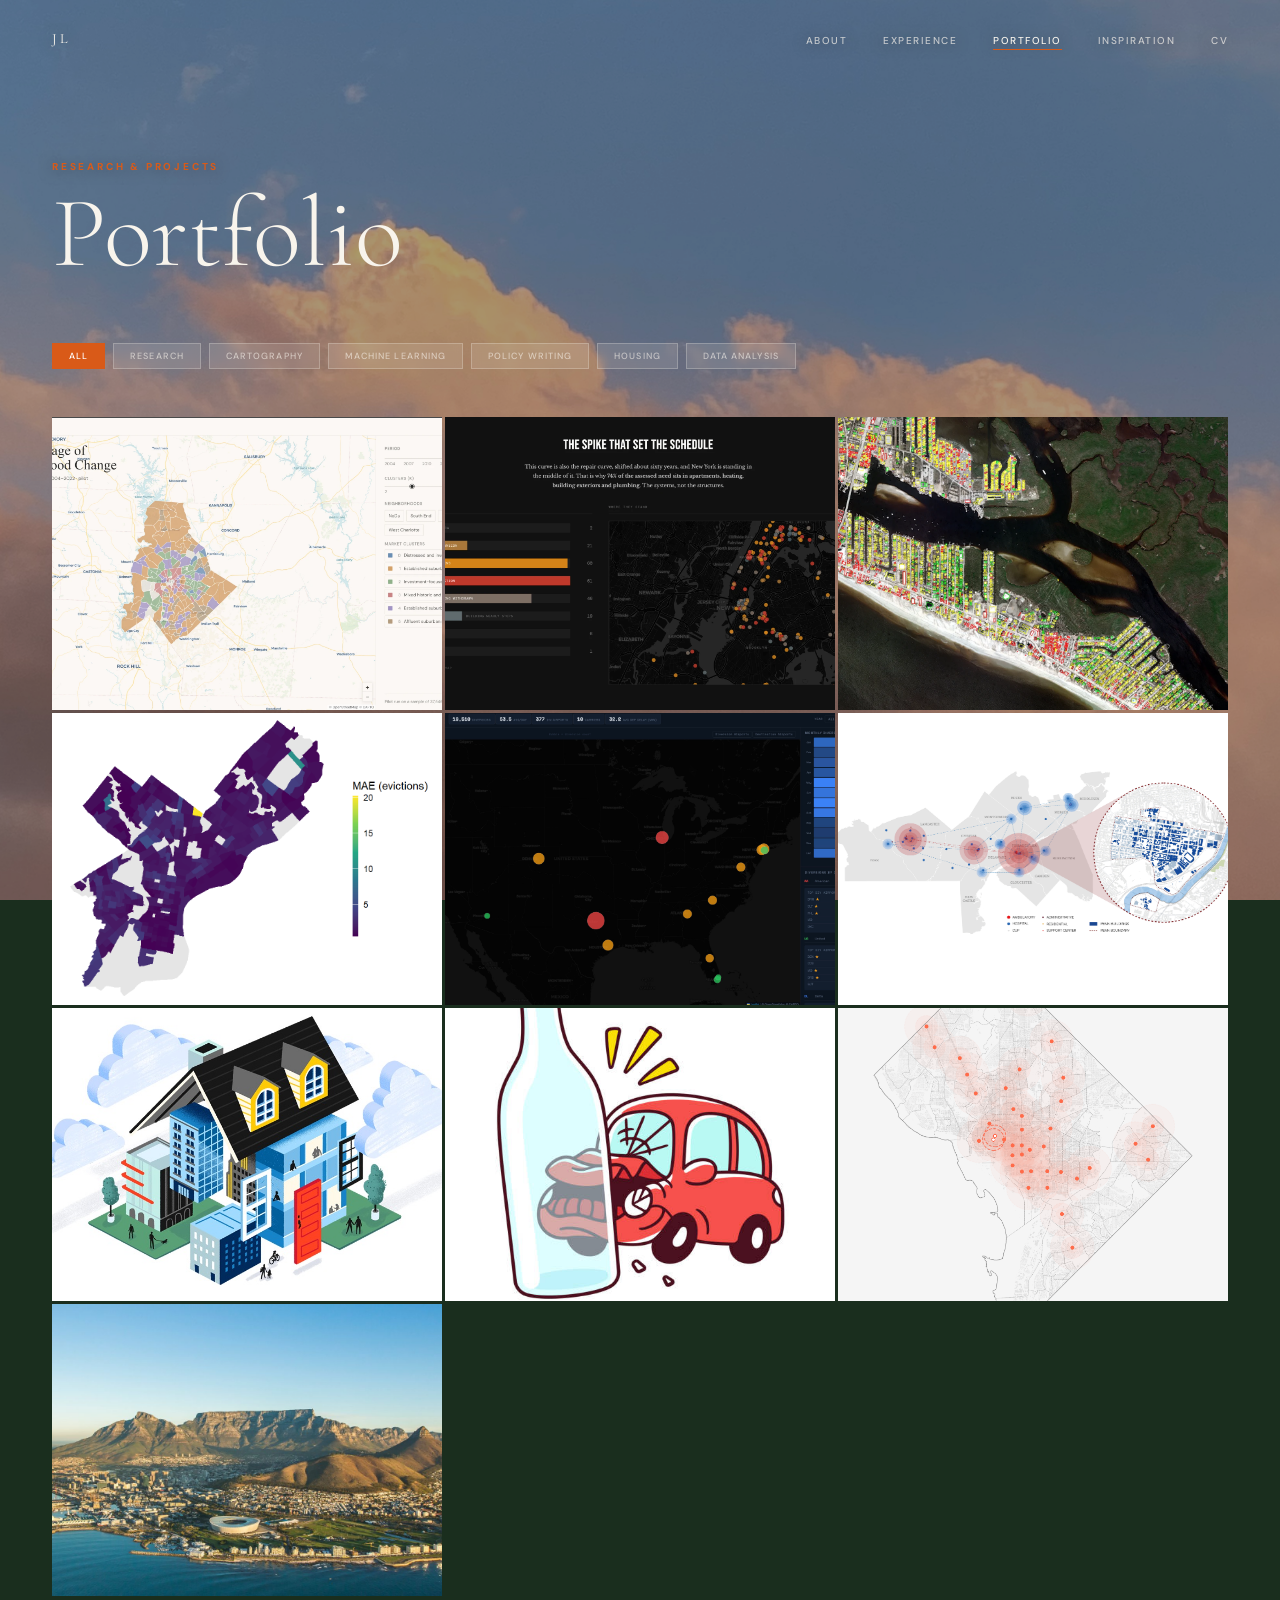
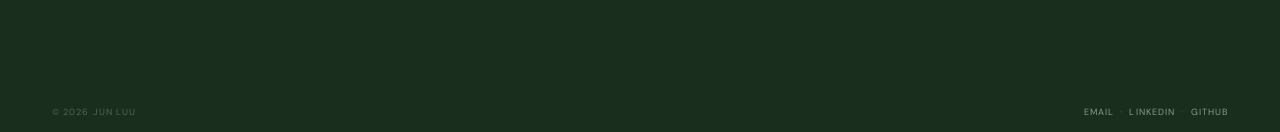
<file: portfolio.html>
<!DOCTYPE html>
<html lang="en">
<head>
  <meta charset="UTF-8" />
  <meta name="viewport" content="width=device-width, initial-scale=1.0" />
  <title>Portfolio · Jun Luu</title>
  <link rel="preconnect" href="https://fonts.googleapis.com">
  <link rel="preconnect" href="https://fonts.gstatic.com" crossorigin>
  <link href="https://fonts.googleapis.com/css2?family=Cormorant+Garamond:wght@300;400&family=DM+Sans:opsz,wght@9..40,300;9..40,400;9..40,500;9..40,700&display=swap" rel="stylesheet">
  <style>
    :root {
      --forest:     #1A2E1E;
      --forest-mid: #243528;
      --orange:     #D95A18;
      --cream:      #F8F4EC;
    }

    *, *::before, *::after { box-sizing: border-box; margin: 0; padding: 0; }

    /* Without a background on <html>, the body's background propagates to the
       document canvas and paints the whole viewport — including the strip
       below the footer and the overscroll bounce. Pin the canvas to the
       footer colour so nothing shows through beneath the green bar. */
    html { background: var(--forest, #1A2E1E); }

    body {
      font-family: 'DM Sans', sans-serif;
      min-height: 100vh;
      overflow-x: hidden;
      background-image: url('images/portfolio/portfolio-photo.jpg');
      background-size: cover;
      background-position: center top;
      background-attachment: fixed;
    }

    body::before {
      content: '';
      position: fixed;
      inset: 0;
      background: rgba(10,20,12,0.35);
      z-index: 0;
      pointer-events: none;
    }

    /* NAV */
    nav {
      position: absolute;
      top: 0; left: 0; right: 0;
      z-index: 100;
      display: flex;
      justify-content: space-between;
      align-items: center;
      padding: 28px 52px;
      background: transparent;
    }

    .nav-logo {
      font-family: 'Cormorant Garamond', serif;
      font-size: 14px; font-weight: 400;
      letter-spacing: 0.24em; text-transform: uppercase;
      color: var(--cream); text-decoration: none;
    }

    .nav-logo, .nav-links a { text-shadow: 0 1px 14px rgba(0,0,0,0.5); }

    .nav-links {
      display: flex; gap: 36px; list-style: none;
    }

    .nav-links a {
      font-size: 10px; font-weight: 500;
      letter-spacing: 0.15em; text-transform: uppercase;
      color: rgba(248,244,236,0.7); text-decoration: none;
      transition: color 0.2s; position: relative;
    }
    .nav-links a::after {
      content: '';
      position: absolute; bottom: -3px; left: 0; right: 0;
      height: 1px; background: var(--orange);
      transform: scaleX(0); transform-origin: left;
      transition: transform 0.25s ease;
    }
    .nav-links a:hover { color: var(--cream); }
    .nav-links a:hover::after { transform: scaleX(1); }
    .nav-links a.active { color: var(--cream); }
    .nav-links a.active::after { transform: scaleX(1); }

    /* PAGE */
    .page {
      position: relative;
      z-index: 1;
      min-height: 100vh;
      display: flex;
      flex-direction: column;
    }

    /* PAGE HEADER */
    .page-header {
      padding: 160px 52px 64px;
    }

    .page-eyebrow {
      font-size: 10px; font-weight: 700;
      letter-spacing: 0.28em; text-transform: uppercase;
      color: var(--orange);
      margin-bottom: 16px;
      text-shadow: 0 1px 14px rgba(0,0,0,0.5);
    }

    .page-title {
      font-family: 'Cormorant Garamond', serif;
      font-size: clamp(60px, 8vw, 100px);
      font-weight: 300; line-height: 0.9;
      color: var(--cream);
    }

    /* FILTER BAR */
    .filter-bar {
      display: flex; gap: 8px; flex-wrap: wrap;
      padding: 0 52px 48px;
    }

    .filter-btn {
      padding: 6px 16px;
      font-size: 9px; font-weight: 500;
      letter-spacing: 0.12em; text-transform: uppercase;
      background: rgba(248,244,236,0.12);
      border: 1px solid rgba(248,244,236,0.25);
      color: rgba(248,244,236,0.6);
      cursor: pointer;
      transition: all 0.2s;
      font-family: 'DM Sans', sans-serif;
      backdrop-filter: blur(4px);
    }
    .filter-btn:hover {
      background: rgba(248,244,236,0.2);
      color: var(--cream);
      border-color: rgba(248,244,236,0.5);
    }
    .filter-btn.active {
      background: var(--orange);
      border-color: var(--orange);
      color: white;
    }

    /* GALLERY */
    .gallery-wrap {
      padding: 0 52px 96px;
      flex: 1;
    }

    .gallery {
      display: grid;
      grid-template-columns: repeat(3, 1fr);
      gap: 3px;
    }

    .gallery-card {
      position: relative;
      cursor: pointer;
      overflow: hidden;
      aspect-ratio: 4/3;
    }
    .gallery-card.featured {
      grid-column: span 1;
      aspect-ratio: 4/3;
    }
    .gallery-card.hidden { display: none; }

    .card-visual { width: 100%; height: 100%; }
    .card-visual img {
      width: 100%; height: 100%;
      object-fit: cover; display: block;
      transition: transform 0.5s ease;
    }
    .gallery-card:hover .card-visual img { transform: scale(1.04); }

    /* With a mouse, the card text stays hidden until hover */
    .card-overlay {
      position: absolute; inset: 0;
      background: rgba(10,20,12,0);
      display: flex; flex-direction: column;
      justify-content: flex-end;
      padding: 24px;
      transition: background 0.35s;
      z-index: 1;
    }

    .card-meta {
      transform: translateY(10px);
      opacity: 0;
      transition: transform 0.3s, opacity 0.3s;
    }

    @media (hover: hover) {
      .gallery-card:hover .card-overlay { background: rgba(10,20,12,0.82); }
      .gallery-card:hover .card-meta { transform: translateY(0); opacity: 1; }
    }

    .card-title {
      font-family: 'Cormorant Garamond', serif;
      font-size: 1.35rem; font-weight: 400;
      color: var(--cream); line-height: 1.2; margin-bottom: 6px;
    }
    .card-snippet {
      font-size: 0.78rem; font-weight: 300;
      color: rgba(248,244,236,0.6); line-height: 1.5;
    }
    .card-cta {
      display: inline-block; margin-top: 12px;
      font-size: 9px; font-weight: 500;
      letter-spacing: 0.1em; text-transform: uppercase;
      color: rgba(248,244,236,0.5);
    }

    /* Phones and tablets can't hover, so they always get the title at the
       bottom of the card, over a dark fade so it reads on light images too.
       Tapping opens the project, which has the rest. Kept after the card text
       rules so its display: none wins over .card-cta's inline-block. */
    @media (hover: none) {
      .card-overlay {
        background: linear-gradient(to top, rgba(10,20,12,0.85) 0, rgba(10,20,12,0.6) 90px, rgba(10,20,12,0) 170px);
      }
      .card-meta { transform: none; opacity: 1; }
      .card-title { text-shadow: 0 1px 8px rgba(0,0,0,0.35); }
      .card-snippet, .card-cta { display: none; }
    }

    /* MODAL */
    .modal-backdrop {
      position: fixed; inset: 0;
      background: rgba(10,20,12,0.7);
      backdrop-filter: blur(8px);
      z-index: 500;
      display: flex; align-items: center; justify-content: center;
      padding: 2rem;
      opacity: 0; pointer-events: none;
      transition: opacity 0.3s;
    }
    .modal-backdrop.open { opacity: 1; pointer-events: all; }

    .modal {
      background: var(--cream);
      max-width: 820px; width: 100%;
      max-height: 90vh; overflow-y: auto;
      position: relative;
      transform: translateY(20px);
      transition: transform 0.3s;
      border-top: 3px solid var(--orange);
    }
    .modal-backdrop.open .modal { transform: translateY(0); }

    .modal-visual { width: 100%; overflow: hidden; }
    .modal-visual img { width: 100%; height: auto; display: block; }

    /* MODAL LINK ROW — the project link under the visual */
    .modal-links { display: flex; flex-wrap: wrap; gap: 10px; padding: 1.5rem 3rem 0; }
    .modal-btn {
      display: inline-block; padding: 10px 24px;
      background: var(--forest); color: var(--cream);
      border: 1px solid var(--forest);
      font-size: 9px; font-weight: 500;
      letter-spacing: 0.14em; text-transform: uppercase;
      text-decoration: none;
      transition: background 0.2s, color 0.2s, border-color 0.2s;
    }
    .modal-btn:hover { background: var(--orange); border-color: var(--orange); color: var(--cream); }

    /* SLIDE CAROUSEL — used by any project entry that carries a `slides` block.
       The track holds every slide side by side and slides by whole widths;
       images are loaded on demand (current slide plus its neighbours). */
    .slides {
      position: relative; width: 100%; aspect-ratio: 16 / 9;
      background: #0D1B2A; overflow: hidden;
      user-select: none; -webkit-user-select: none;
      outline: none;
    }
    .slides-track {
      display: flex; height: 100%;
      transition: transform 0.35s cubic-bezier(.4, 0, .2, 1);
      will-change: transform;
    }
    .slides-track img {
      flex: 0 0 100%; width: 100%; height: 100%;
      object-fit: contain; display: block;
    }
    .slides-arrow {
      position: absolute; top: 50%; transform: translateY(-50%);
      width: 40px; height: 40px; border: none; cursor: pointer;
      background: rgba(10,20,12,0.55); color: var(--cream);
      font-family: 'DM Sans', sans-serif; font-size: 18px; line-height: 1;
      display: flex; align-items: center; justify-content: center;
      backdrop-filter: blur(4px);
      transition: background 0.2s, opacity 0.2s; z-index: 2;
    }
    .slides-arrow:hover { background: var(--orange); }
    .slides-arrow.prev { left: 12px; }
    .slides-arrow.next { right: 12px; }
    .slides-arrow[disabled] { opacity: 0.25; cursor: default; }
    .slides-arrow[disabled]:hover { background: rgba(10,20,12,0.55); }
    .slides-bar {
      position: absolute; left: 12px; right: 12px; bottom: 10px;
      display: flex; justify-content: space-between; align-items: center;
      pointer-events: none; z-index: 2;
    }
    .slides-counter, .slides-full {
      font-family: 'DM Sans', sans-serif;
      font-size: 9px; font-weight: 500;
      letter-spacing: 0.14em; text-transform: uppercase;
      color: var(--cream); background: rgba(10,20,12,0.55);
      padding: 6px 10px; backdrop-filter: blur(4px);
    }
    .slides-full { border: none; cursor: pointer; pointer-events: auto; transition: background 0.2s; }
    .slides-full:hover { background: var(--orange); }
    /* Full screen: the element is moved to <body> (the modal is transformed, so
       position:fixed would otherwise pin to the modal) and pinned to the viewport. */
    .slides.is-full {
      position: fixed; inset: 0; z-index: 600;
      width: auto; height: auto; aspect-ratio: auto;
      background: #0a0a0a;
    }
    .slides.is-full .slides-track img { padding: 24px 60px 44px; }
    .slides.is-full .slides-arrow { width: 48px; height: 48px; }
    .slides.is-full .slides-bar { left: 24px; right: 24px; bottom: 20px; }

    .modal-body { padding: 2.5rem 3rem; }

    .modal-close {
      position: absolute; top: 12px; right: 12px;
      background: var(--forest); color: var(--cream);
      border: none; cursor: pointer;
      width: 34px; height: 34px;
      font-size: 1rem;
      display: flex; align-items: center; justify-content: center;
      transition: background 0.2s; z-index: 10;
    }
    .modal-close:hover { background: var(--orange); }

    .modal-title {
      font-family: 'Cormorant Garamond', serif;
      font-size: 2rem; font-weight: 300;
      color: var(--forest); line-height: 1.15; margin-bottom: 1.25rem;
    }
    .modal-desc p {
      font-size: 0.95rem; font-weight: 300;
      line-height: 1.82; color: rgba(26,46,30,0.8); margin-bottom: 1rem;
    }
    .modal-meta {
      font-size: 0.78rem; color: rgba(26,46,30,0.5);
      padding-top: 1.25rem;
      display: flex; gap: 2rem; flex-wrap: wrap;
    }
    .modal-meta span strong { color: var(--forest); font-weight: 500; }

    /* FOOTER */
    footer {
      position: relative; z-index: 1;
      background: var(--forest);
      padding: 14px 52px;
      display: flex;
      justify-content: space-between;
      align-items: center;
    }
    footer p, footer a {
      font-size: 9px; font-weight: 400;
      letter-spacing: 0.12em; text-transform: uppercase;
      color: rgba(214,228,216,0.3);
      text-decoration: none; transition: color 0.2s;
    }
    footer a:hover { color: rgba(214,228,216,0.7); }

    /* RESPONSIVE */
    @media (max-width: 900px) {
      .page-header { padding: 120px 24px 48px; }
      .filter-bar { padding: 0 24px 36px; }
      .gallery-wrap { padding: 0 24px 72px; }
      .gallery { grid-template-columns: 1fr; }
      .gallery-card.featured { grid-column: span 1; aspect-ratio: 4/3; }
      .modal-body { padding: 2rem 1.5rem; }
      .modal-links { padding: 1.5rem 1.5rem 0; }
      .slides.is-full .slides-track img { padding: 44px 8px 52px; }
      .slides.is-full .slides-arrow { width: 40px; height: 40px; }
      .slides.is-full .slides-bar { left: 12px; right: 12px; bottom: 12px; }
      footer { padding: 14px 24px; flex-direction: column; gap: 6px; text-align: center; }
    }
  </style>
<link rel="stylesheet" href="assets/site.css">
<script src="assets/site.js" defer></script>
</head>
<body>

  <nav>
    <a href="index.html" class="nav-logo">JL</a>
    <ul class="nav-links">
      <li><a href="about.html">About</a></li>
      <li><a href="experience.html">Experience</a></li>
      <li><a href="portfolio.html" class="active">Portfolio</a></li>
      <li><a href="inspiration.html">Inspiration</a></li>
      <li><a href="cv_jluu.html">CV</a></li>
    </ul>

    <button class="nav-toggle" type="button" aria-label="Open menu"
            aria-expanded="false" aria-controls="nav-sheet">
      <span></span><span></span><span></span>
    </button>

    <div class="nav-sheet" id="nav-sheet">
      <a href="about.html">About</a>
      <a href="experience.html">Experience</a>
      <a href="portfolio.html" class="active">Portfolio</a>
      <a href="inspiration.html">Inspiration</a>
      <a href="cv_jluu.html">CV</a>
    </div>
  </nav>

  <div class="page">

    <div class="page-header">
      <p class="page-eyebrow">Research &amp; Projects</p>
      <h1 class="page-title">Portfolio</h1>
    </div>

    <div class="filter-bar">
      <button class="filter-btn active" data-filter="all">All</button>
      <button class="filter-btn" data-filter="research">Research</button>
      <button class="filter-btn" data-filter="cartography">Cartography</button>
      <button class="filter-btn" data-filter="ml">Machine Learning</button>
      <button class="filter-btn" data-filter="policy">Policy Writing</button>
      <button class="filter-btn" data-filter="housing">Housing</button>
      <button class="filter-btn" data-filter="dataanalysis">Data Analysis</button>
    </div>

    <div class="gallery-wrap">
      <div class="gallery">

        <div class="gallery-card featured" data-tags="research ml housing dataanalysis" data-id="som">
          <div class="card-visual"><img src="images/portfolio/som_k20.webp" alt="Neighborhood Change SOM"></div>
          <div class="card-overlay"><div class="card-meta">
            <h3 class="card-title">Mapping New Vocabularies of Neighborhood Change</h3>
            <p class="card-snippet">SOM + sentence embeddings on MLS listing language. Mecklenburg County, NC. AAG 2026.</p>
            <span class="card-cta">View project →</span>
          </div></div>
        </div>

        <div class="gallery-card" data-tags="housing dataanalysis research policywriting" data-id="nycha">
          <div class="card-visual"><img src="images/portfolio/nycha-housing.webp" alt="NYCHA Through the Decades"></div>
          <div class="card-overlay"><div class="card-meta">
            <h3 class="card-title">NYCHA Through the Decades</h3>
            <p class="card-snippet">Mapping when and where New York City's public housing was built, from the New Deal to today.</p>
            <span class="card-cta">View project →</span>
          </div></div>
        </div>

        <div class="gallery-card" data-tags="ml cartography research" data-id="ian">
          <div class="card-visual"><img src="images/portfolio/hurricane-ian.webp" alt="Hurricane Ian Building Damage Classification"></div>
          <div class="card-overlay"><div class="card-meta">
            <h3 class="card-title">Hurricane Ian Building Damage Classification</h3>
            <p class="card-snippet">Fine-tuning the xBD damage model on Maxar imagery of Fort Myers Beach, then classifying 2,298 buildings.</p>
            <span class="card-cta">View slides →</span>
          </div></div>
        </div>

        <div class="gallery-card" data-tags="dataanalysis housing" data-id="eviction">
          <div class="card-visual"><img src="images/portfolio/eviction-prediction.png" alt="Eviction Prediction"></div>
          <div class="card-overlay"><div class="card-meta">
            <h3 class="card-title">Predicting Eviction Risk in Philadelphia</h3>
            <p class="card-snippet">Poisson model with temporal and spatial lags to forecast eviction filings by census tract.</p>
            <span class="card-cta">View project →</span>
          </div></div>
        </div>

        <div class="gallery-card" data-tags="research dataanalysis" data-id="flight">
          <div class="card-visual"><img src="images/portfolio/flight-diversions.jpeg" alt="Flight Diversions Dashboard"></div>
          <div class="card-overlay"><div class="card-meta">
            <h3 class="card-title">Flight Diversion Pattern Analysis</h3>
            <p class="card-snippet">Dashboard analyzing flight diversion patterns using BTS On-Time Performance data.</p>
            <span class="card-cta">View project →</span>
          </div></div>
        </div>

        <div class="gallery-card" data-tags="research" data-id="anchor">
          <div class="card-visual"><img src="images/portfolio/anchorMap.png" alt="Penn Anchor Institution Map"></div>
          <div class="card-overlay"><div class="card-meta">
            <h3 class="card-title">Penn as an Anchor Institution</h3>
            <p class="card-snippet">Mapping the physical footprint of Penn across the greater Philadelphia region.</p>
            <span class="card-cta">Open website →</span>
          </div></div>
        </div>

        <div class="gallery-card" data-tags="research ml housing" data-id="synthetic">
          <div class="card-visual"><img src="images/portfolio/synthetic-data.jpeg" alt="Synthetic MLS Pipeline"></div>
          <div class="card-overlay"><div class="card-meta">
            <h3 class="card-title">Synthetic MLS Remark Generation</h3>
            <p class="card-snippet">Batch API pipeline for augmenting sparse tract-period real estate data.</p>
            <span class="card-cta">View project →</span>
          </div></div>
        </div>

        <div class="gallery-card" data-tags="dataanalysis" data-id="crash">
          <div class="card-visual"><img src="images/portfolio/crash-predictor.png" alt="Crash Predictor"></div>
          <div class="card-overlay"><div class="card-meta">
            <h3 class="card-title">Predicting Drunk Driving Crashes</h3>
            <p class="card-snippet">Logistic regression identifying predictors of alcohol-involved crashes in Philadelphia.</p>
            <span class="card-cta">Open paper →</span>
          </div></div>
        </div>

        <div class="gallery-card" data-tags="cartography dataanalysis" data-id="dc-metro">
          <div class="card-visual"><img src="images/portfolio/dc_metro_coverage_map.png" alt="DC Metro Coverage Map"></div>
          <div class="card-overlay"><div class="card-meta">
            <h3 class="card-title">Washington DC Metro Station Coverage</h3>
            <p class="card-snippet">Mapping transit accessibility by walking distance across Washington DC.</p>
            <span class="card-cta">View project →</span>
          </div></div>
        </div>

        <div class="gallery-card" data-tags="policy" data-id="south-africa">
          <div class="card-visual"><img src="images/portfolio/south-africa.jpg" alt="South Africa Policy Paper"></div>
          <div class="card-overlay"><div class="card-meta">
            <h3 class="card-title">Financing Climate Resilient Infrastructure in South Africa</h3>
            <p class="card-snippet">Analyzing climate finance mechanisms for urban resilience in post-apartheid South Africa.</p>
            <span class="card-cta">Open paper →</span>
          </div></div>
        </div>

      </div>
    </div>

    <footer>
      <p>© 2026 Jun Luu</p>
      <p><a href="mailto:jennifer.luu6@gmail.com">Email</a> &nbsp;·&nbsp; <a href="https://www.linkedin.com/in/jenniferluu6/" target="_blank" rel="noopener">LinkedIn</a> &nbsp;·&nbsp; <a href="https://github.com/jenniferluu6" target="_blank" rel="noopener">GitHub</a></p>
    </footer>

  </div>

  <!-- MODAL -->
  <div class="modal-backdrop" id="modal-backdrop">
    <div class="modal" id="modal">
      <button class="modal-close" id="modal-close">✕</button>
      <div class="modal-visual" id="modal-visual"></div>
      <div class="modal-links" id="modal-links" style="display:none">
        <a id="modal-link" class="modal-btn" href="#" target="_blank" rel="noopener">Open project →</a>
      </div>
      <div class="modal-body">
        <h2 class="modal-title" id="modal-title"></h2>
        <div class="modal-desc" id="modal-desc"></div>
        <div class="modal-meta" id="modal-meta"></div>
      </div>
    </div>
  </div>

  <script>
    const projects = {
      som: {
        tag: 'Research · NLP · Machine Learning · Housing',
        title: 'Mapping New Vocabularies of Neighborhood Change',
        link: 'portfolio-links/som_dash_full.html',
        img: 'images/portfolio/som_k20.webp',
        desc: `<p>Real estate listing language captures things that income and demographic data miss. This project applies sentence embeddings and Self-Organizing Maps to MLS listing remarks across Mecklenburg County, NC to cluster listings by how they describe a neighborhood and tracks how those clusters shift over time.</p><p>The vocabulary realtors reach for reflects and reinforces neighborhood change before it shows up in traditional indicators. Presented at the AAG Annual Meeting in San Francisco, March 2026. Advised by Prof. Elizabeth Delmelle (Penn) and Prof. Isabelle Nilsson (UNC Charlotte).</p>`,
        methods: ['Self-Organizing Maps','Sentence Embeddings','Python','MLS Data','K-Means Clustering','NLP','Anthropic API'],
        meta: [['Year','2025–2026'],['Status','Ongoing thesis research'],['Venue','AAG Annual Meeting, SF 2026'],['Data','Mecklenburg County, NC MLS']]
      },
      eviction: {
        tag: 'Housing · Data Analysis',
        title: 'Predicting Eviction Risk in Philadelphia',
        link: 'portfolio-links/eviction-prediction.html',
        img: 'images/portfolio/eviction-prediction.png',
        desc: `<p>This project builds a predictive model to identify which Philadelphia census tracts are most at risk for future eviction filings. Using tract-level eviction data from 2020 to 2025, combined with ACS socioeconomic indicators, crime metrics, and 311 complaints, we built a monthly panel dataset and tested multiple model specifications.</p><p>The Poisson model with temporal and spatial lags came out strongest with MAE: 1.764 and RMSE: 2.53 as it captures the persistence of eviction risk within tracts and spillover effects from neighboring areas.</p>`,
        methods: ['Poisson Regression','Temporal Lags','Spatial Lags','R','ACS Data','Eviction Lab Data','311 Data','Census Data'],
        meta: [['Year','2025'],['Context','MUSA 5080: Public Policy Analytics'],['Team','Mohammad AlAbbas · Jed Chew · Mark Deng · Jun Luu'],['Status','Complete']]
      },
      anchor: {
        tag: 'Research',
        title: 'Penn as an Anchor Institution',
        link: 'https://penniur.upenn.edu/about/current-themes/anchor-institutions',
        cta: 'Open website',
        img: 'images/portfolio/anchorMap.png',
        desc: `<p>This map was made as part of my work at the Penn Institute for Urban Research. It visualizes the full physical footprint of Penn across the greater Philadelphia region, including ambulatory care sites, hospitals, administrative buildings, residential facilities, and support centers.</p><p>The regional view makes visible how much Penn operates as a regional institution, not just a single campus. That scope matters when thinking about the relationship between an anchor institution and the communities around it.</p>`,
        methods: ['GIS','ArcGIS Pro','Spatial Analysis','Penn IUR'],
        meta: [['Year','2025–2026'],['Context','Penn Institute for Urban Research'],['Status','Ongoing']]
      },
      nycha: {
        tag: 'Housing · Data Analysis · Research · Policy Writing',
        title: 'NYCHA Through the Decades',
        link: 'portfolio-links/nycha_interactive_map.html',
        img: 'images/portfolio/nycha-housing.webp',
        desc: `<p>I built this because I wanted to understand the history of what I was working in. During my time at Fairstead, I was working on the NYCHA renovations as they were changing from Section 9 to Section 8. I was curious about when NYCHA's portfolio was actually built.</p><p>The map shows NYCHA developments by construction era, from pre-1940 to the 2000s. The bulk of the portfolio was built in the 1950s and 60s, which tells you a lot about the deferred maintenance problem the system is dealing with today.</p>`,
        methods: ['Leaflet','JavaScript','NYC Open Data','NYCHA Development Data'],
        meta: [['Year','2024'],['Type','Personal project'],['Data','NYC Open Data · NYCHA Development Data Book']]
      },
      ian: {
        tag: 'Machine Learning · Cartography · Research',
        title: 'Hurricane Ian Building Damage Classification',
        link: 'portfolio-links/hurricane-ian-notebook.html',
        cta: 'Open notebook',
        img: 'images/portfolio/hurricane-ian.webp',
        slides: {
          dir: 'images/portfolio/hurricane-ian',
          alts: [
            'Title slide: Hurricane Ian Building Damage Classification. Fort Myers Beach, Florida, September 2022. Mark Deng, Jun Luu, Sam Sen, University of Pennsylvania.',
            'Background and the problem. After landfall on September 28, 2022, emergency managers needed to know which buildings were still standing. $113B in estimated damages, 2,298 buildings classified in the study area, Category 4 with 150 mph winds.',
            'Study area: Fort Myers Beach barrier island before and after, in Maxar high-resolution satellite imagery. Pre image January 2022, post image September 30, 2022, about 0.5 m RGB.',
            'Data: 457 manually labeled buildings in three damage classes. No damage 140, damaged 202, destroyed 115. 128 by 128 chips per building, 70/15/15 train, validation and test split.',
            'Prior work: the xBD dataset and baseline model (Gupta et al., 2019), Siamese networks for change detection (Daudt et al., 2018), and transfer learning for disaster imagery (Weber and Kane, 2020).',
            'Approach: four models of progressive complexity. A simple CNN, the xBD baseline applied zero-shot, a post-only fine-tune, and a bi-temporal fine-tune as the main model.',
            'Models 2 and 3: the xBD baseline architecture and the fine-tuning strategy. ResNet frozen, shallow CNN and dense head fine-tuned on local labels.',
            'Model 4 architecture: a shared encoder with bi-temporal feature fusion. Shared weights, ResNet50 frozen, shallow CNN trainable, fusion with the absolute feature difference.',
            'Results: Model 4 reaches 59.42% test accuracy on 69 held-out buildings. Zero-shot transfer fails; fine-tuning recovers performance, and the pre-event image adds six points.',
            'Diagnostics for Model 4: strong recall on the damage classes. The main source of error is confusion between no damage and moderate damage.',
            'Model 4 as a binary damage detector: 71.01% accuracy for no damage versus damage.',
            'Deployment: Model 4 applied to all 2,298 buildings in the study area, OSM footprints colored by predicted class. No damage 363, damaged 1,132, destroyed 803.',
            'Closing: limitations, discussion and policy implications. A small labeled set and RGB only; transfer learning with a small local sample can adapt a pretrained damage model to a new disaster.'
          ]
        },
        desc: `<p>After Hurricane Ian made landfall in September 2022, emergency managers needed to know which buildings on Fort Myers Beach were still standing. This project asks whether a damage-assessment model pretrained on other disasters can be adapted to a new one with a small amount of local labeling. We hand-labeled 457 buildings on Maxar pre- and post-storm imagery and compared four models: a CNN trained from scratch, the xBD baseline applied zero-shot, a post-image-only fine-tune, and a bi-temporal fine-tune that passes pre and post chips through a shared encoder.</p><p>Zero-shot transfer failed outright, collapsing to "no damage." Fine-tuning recovered it, and adding the pre-event image added another six points, reaching 59% three-class accuracy and 71% as a binary damage detector on the held-out set. The final model was then applied to all 2,298 OpenStreetMap footprints in the study area. With 457 labels and RGB only, it over-calls damage on intact buildings, which the closing slides discuss.</p>`,
        methods: ['TensorFlow / Keras','Transfer Learning','ResNet50','Rasterio','GeoPandas','Maxar Imagery','xBD / xView2','OpenStreetMap'],
        meta: [['Year','2026'],['Context','MUSA 650, Spring 2026'],['Team','Mark Deng · Jun Luu · Sam Sen'],['Data','Maxar satellite imagery · xBD baseline weights']]
      },
      flight: {
        tag: 'Research · Data Analysis',
        title: 'Flight Diversion Pattern Analysis',
        link: null,
        img: 'images/portfolio/flight-diversions.jpeg',
        desc: `<p>This dashboard was built as part of my research at the Center for Air Transportation Resilience and Environmental Sustainability (CAtRES) at Penn, under Dr. Megan Ryerson. It analyzes flight diversion patterns using BTS On-Time Performance data, looking at where diversions happen, why, and what patterns emerge over time.</p><p>A major part of the work involved auditing and correcting time calculations in the raw BTS data, which had issues due to local time zone differences and data entry errors.</p>`,
        methods: ['BTS On-Time Performance Data','Python','Data Visualization','Dashboard Design','CAtRES, NASA','Spatial Analysis'],
        meta: [['Year','2025–2026'],['Context','CAtRES, Penn (NASA-funded)'],['Status','Ongoing']]
      },
      synthetic: {
        tag: 'Research · NLP · Machine Learning · Housing',
        title: 'Synthetic MLS Remark Generation Pipeline',
        link: null,
        img: 'images/portfolio/synthetic-data.jpeg',
        desc: `<p>Private or sparse data is a very common issue that researchers face when trying to create proof-of-concept models. This pipeline uses the Anthropic Batch API to generate synthetic MLS listing remarks conditioned on neighborhood type, price tier, and time period to fill those gaps.</p><p>All synthetic records are flagged with an is_synthetic field so they can be excluded or tested separately in downstream analysis.</p>`,
        methods: ['Anthropic Batch API','Python','Data Augmentation','Prompt Engineering','NLP'],
        meta: [['Year','2025'],['Status','Proof of concept'],['Context','MUSA Thesis support']]
      },
      crash: {
        tag: 'Public Health · Data Analysis',
        title: 'Predicting Drunk Driving Crashes in Philadelphia',
        link: 'portfolio-links/crash-prediction.pdf',
        cta: 'Open paper',
        img: 'images/portfolio/crash-predictor.png',
        desc: `<p>This project uses logistic regression to identify which crash characteristics are most predictive of alcohol involvement in Philadelphia traffic crashes from 2008 to 2012. Speeding came out as the strongest predictor: crashes involving speeding were 4.66 times more likely to involve a drunk driver.</p><p>Cell phone use and socioeconomic indicators showed no significant association, which points toward individual driver behavior as a stronger signal than neighborhood context for this particular outcome.</p>`,
        methods: ['Logistic Regression','ROC Analysis','R','Philadelphia Crash Data','ACS Data'],
        meta: [['Year','2025'],['Context','MUSA 5000: Statistical and Data Mining Methods'],['Team','Jun Luu · Alex Stauffer · Tessa Vu'],['Status','Complete']]
      },
      'dc-metro': {
        tag: 'Cartography',
        title: 'Washington DC Metro Station Coverage',
        link: null,
        img: 'images/portfolio/dc_metro_coverage_map.png',
        desc: `<p>A cartographic study of Metro station coverage in Washington DC, showing 0.25, 0.5, and 1 mile walkshed buffers around each station. Made for the 30 Day Map Challenge. The focus was as much on design as on accessibility.</p>`,
        methods: ['R','ggplot2','DC Open Data','DC GIS','Cartographic Design','Accessibility'],
        meta: [['Year','2024'],['Type','30 Day Map Challenge'],['Tools','R + ggplot2']]
      },
      'south-africa': {
        tag: 'Policy Writing',
        title: 'Financing Climate Resilient Infrastructure in South Africa',
        link: 'portfolio-links/WritingSample_JLuu.pdf',
        cta: 'Open paper',
        img: 'images/portfolio/south-africa.jpg',
        desc: `<p>A policy paper examining how South African cities can finance climate resilient infrastructure. The paper looks at the constraints municipal governments face — weak fiscal capacity, high debt, political instability — and what financing mechanisms exist at the national and international level to bridge that gap.</p><p>South Africa is an interesting case because it has a relatively sophisticated urban policy framework but major implementation failures. Understanding why the money doesn't reach the projects that need it is the central question.</p>`,
        methods: ['Policy Analysis','International Development','Climate Finance','Academic Writing'],
        meta: [['Year','2025'],['Context','CPLN 5770: Topics in International Development'],['Type','Policy paper']]
      }
    };

    document.querySelectorAll('.filter-btn').forEach(btn => {
      btn.addEventListener('click', () => {
        document.querySelectorAll('.filter-btn').forEach(b => b.classList.remove('active'));
        btn.classList.add('active');
        const f = btn.dataset.filter;
        document.querySelectorAll('.gallery-card').forEach(c => {
          c.classList.toggle('hidden', f !== 'all' && !c.dataset.tags.includes(f));
        });
      });
    });

    /* ── Slide carousel: built for any project entry that carries `slides` ──
       Slides are images (the deck exactly as designed); arrows, keyboard,
       touch swipe and a full-screen mode handle navigation. */
    let deck = null;   // state of the open carousel, null when the visual is a plain image
    function buildSlides(host, p) {
      const n = p.slides.alts.length;
      host.innerHTML = `
        <div class="slides" tabindex="0" aria-roledescription="carousel" aria-label="${p.title} slides">
          <div class="slides-track">${p.slides.alts.map((alt, i) =>
            `<img data-src="${p.slides.dir}/slide-${String(i + 1).padStart(2, '0')}.webp" alt="${alt.replace(/"/g, '&quot;')}" draggable="false">`).join('')}</div>
          <button class="slides-arrow prev" aria-label="Previous slide">&#8592;</button>
          <button class="slides-arrow next" aria-label="Next slide">&#8594;</button>
          <div class="slides-bar">
            <span class="slides-counter" aria-live="polite">1 / ${n}</span>
            <button class="slides-full" aria-label="View slides full screen">Full screen</button>
          </div>
        </div>`;
      const el = host.querySelector('.slides');
      deck = { el, host, track: el.querySelector('.slides-track'), imgs: Array.from(el.querySelectorAll('img')), i: 0, n };
      el.querySelector('.prev').addEventListener('click', () => go(deck.i - 1));
      el.querySelector('.next').addEventListener('click', () => go(deck.i + 1));
      el.querySelector('.slides-full').addEventListener('click', () => toggleFull());
      let x0 = null;
      el.addEventListener('touchstart', e => { x0 = e.touches[0].clientX; }, { passive: true });
      el.addEventListener('touchend', e => {
        if (x0 === null) return;
        const dx = e.changedTouches[0].clientX - x0; x0 = null;
        if (Math.abs(dx) > 40) go(deck.i + (dx < 0 ? 1 : -1));
      });
      go(0);
    }
    function go(i) {
      if (!deck) return;
      deck.i = Math.max(0, Math.min(deck.n - 1, i));
      // fetch only the current slide and its neighbours
      [deck.i - 1, deck.i, deck.i + 1].forEach(k => {
        const im = deck.imgs[k];
        if (im && !im.getAttribute('src')) im.src = im.dataset.src;
      });
      deck.track.style.transform = `translateX(-${deck.i * 100}%)`;
      deck.el.querySelector('.prev').disabled = deck.i === 0;
      deck.el.querySelector('.next').disabled = deck.i === deck.n - 1;
      deck.el.querySelector('.slides-counter').textContent = `${deck.i + 1} / ${deck.n}`;
    }
    function toggleFull(force) {
      if (!deck) return;
      const on = typeof force === 'boolean' ? force : !deck.el.classList.contains('is-full');
      // The modal is transformed, so position:fixed would pin to it rather than
      // the viewport: move the same element to <body> and back instead.
      (on ? document.body : deck.host).appendChild(deck.el);
      deck.el.classList.toggle('is-full', on);
      deck.el.querySelector('.slides-full').textContent = on ? 'Exit full screen' : 'Full screen';
      if (on) deck.el.focus();
    }
    document.addEventListener('keydown', e => {
      if (!deck || !backdrop.classList.contains('open')) return;
      if (e.key === 'ArrowRight') { go(deck.i + 1); e.preventDefault(); }
      else if (e.key === 'ArrowLeft') { go(deck.i - 1); e.preventDefault(); }
    });

    const backdrop = document.getElementById('modal-backdrop');
    document.querySelectorAll('.gallery-card').forEach(card => {
      card.addEventListener('click', () => {
        const p = projects[card.dataset.id]; if (!p) return;
        document.getElementById('modal-title').textContent = p.title;
        document.getElementById('modal-desc').innerHTML = p.desc;
        document.getElementById('modal-meta').innerHTML = p.meta.map(([k,v]) => `<span><strong>${k}:</strong> ${v}</span>`).join('');
        const visual = document.getElementById('modal-visual');
        if (p.slides) buildSlides(visual, p);
        else { deck = null; visual.innerHTML = `<img src="${p.img}" alt="${p.title}">`; }
        const linkEl = document.getElementById('modal-link');
        if (p.link) {
          linkEl.textContent = (p.cta || 'Open project') + ' →';
          linkEl.href = p.link;
          linkEl.style.display = 'inline-block';
        } else {
          linkEl.style.display = 'none';
        }
        document.getElementById('modal-links').style.display = p.link ? 'flex' : 'none';
        backdrop.classList.add('open');
        document.body.style.overflow = 'hidden';
      });
    });

    document.getElementById('modal-close').addEventListener('click', closeModal);
    backdrop.addEventListener('click', e => { if (e.target === backdrop) closeModal(); });
    document.addEventListener('keydown', e => {
      if (e.key !== 'Escape') return;
      if (deck && deck.el.classList.contains('is-full')) toggleFull(false); else closeModal();
    });
    function closeModal() {
      if (deck) { if (deck.el.classList.contains('is-full')) toggleFull(false); deck = null; }
      backdrop.classList.remove('open'); document.body.style.overflow = '';
    }
  </script>

</body>
</html>
</file>
<file: assets/site.css>
/* ==========================================================================
   Shared responsive layer — loaded by every page AFTER its own <style> block,
   so these rules win on equal specificity without needing !important.

   Breakpoint scale (was 640 / 700 / 900 / 1100, different on every page —
   which is why 768px behaved differently everywhere):

     640px   phone      nav -> menu overlay, 24px gutters, single column
     900px   tablet     two-up grids collapse
     1200px  laptop     masonry and wide grids step down

   Only phone-width rules live here. Each page keeps its own desktop nav
   styling, because the link colours differ by page on purpose.
   ========================================================================== */

:root {
  /* Swap this one value to restyle the menu overlay on all six pages.
     Forest is the site footer colour, so it reads the same over the blue
     hero pages and the cream ones. */
  --nav-sheet-bg: #1A2E1E;
  --nav-sheet-fg: #F8F4EC;
}

/* ── Sticky footer ───────────────────────────────────────────────────────────
   Without this the footer sits wherever the content happens to end, so a short
   page leaves the background showing underneath it — a filtered gallery on
   inspiration.html left up to 898px of sky below the green bar at 1920x1600.
   This is a viewport-HEIGHT problem, so it applies at every width. */
body {
  min-height: 100vh;
  display: flex;
  flex-direction: column;
}
/* dvh excludes mobile browser chrome, so the page doesn't overflow by the
   height of Safari's address bar */
@supports (min-height: 100dvh) {
  body { min-height: 100dvh; }
}
footer, .site-footer { margin-top: auto; }

/* Contact links in the footer. Each page dims footer text to 0.3, which is
   fine for the copyright line but too faint for links people need to find
   (about 2.3:1 on forest). 0.6 is about 4.9:1. */
footer a, .site-footer a { color: rgba(214,228,216,0.6); }

/* ── Menu toggle: hidden until phone width ───────────────────────────────── */
.nav-toggle {
  display: none;
  width: 44px;                 /* 44x44 touch target, WCAG 2.5.5 */
  height: 44px;
  margin-right: -11px;         /* keep the bars optically aligned to the gutter */
  padding: 15px 11px;
  background: none;
  border: 0;
  cursor: pointer;
  color: #F8F4EC;
  /* must sit above .nav-sheet, or the overlay covers its own close button */
  position: relative;
  z-index: 310;
}
.nav-toggle span {
  display: block;
  height: 1px;
  background: currentColor;
  box-shadow: 0 1px 14px rgba(0, 0, 0, .5);
  transition: transform .3s ease, opacity .2s ease;
}
.nav-toggle span + span { margin-top: 5.5px; }

body.nav-open .nav-toggle span:nth-child(1) { transform: translateY(6.5px) rotate(45deg); }
body.nav-open .nav-toggle span:nth-child(2) { opacity: 0; }
body.nav-open .nav-toggle span:nth-child(3) { transform: translateY(-6.5px) rotate(-45deg); }

/* ── The overlay itself ──────────────────────────────────────────────────── */
.nav-sheet {
  position: fixed;
  inset: 0;
  z-index: 300;
  display: flex;
  flex-direction: column;
  justify-content: center;
  gap: 2px;
  padding: 0 34px;
  background: var(--nav-sheet-bg);
  opacity: 0;
  visibility: hidden;          /* also drops the links out of the tab order */
  transition: opacity .3s ease, visibility 0s linear .3s;
}
body.nav-open .nav-sheet {
  opacity: 1;
  visibility: visible;
  transition: opacity .3s ease;
}
.nav-sheet a {
  display: flex;
  align-items: center;
  min-height: 56px;
  font-family: 'Cormorant Garamond', serif;
  font-size: 32px;
  font-weight: 300;
  letter-spacing: .01em;
  color: var(--nav-sheet-fg);
  text-decoration: none;
  text-shadow: none;
  border-bottom: 1px solid rgba(248, 244, 236, .16);
}
.nav-sheet a:last-child { border-bottom: 0; }

/* keep the wordmark readable on top of the overlay too */
body.nav-open .nav-logo { position: relative; z-index: 310; color: var(--nav-sheet-fg); }
.nav-sheet a.active { color: #D95A18; }

@media (prefers-reduced-motion: reduce) {
  .nav-toggle span,
  .nav-sheet { transition: none; }
}

/* ── Laptop ──────────────────────────────────────────────────────────────── */
/* Descending max-width order matters: at 768px both the 1200 and 900 blocks
   match, and the later one wins. Widest first. */
@media (max-width: 1200px) {
  .masonry { columns: 3; }
}

/* ── Tablet ──────────────────────────────────────────────────────────────── */
@media (max-width: 900px) {
  .masonry { columns: 2; }
}

/* ── Phone ───────────────────────────────────────────────────────────────── */
@media (max-width: 640px) {

  /* Vertical padding drops because the 44px touch targets now set the bar
     height; the bar ends up ~64px tall, close to where it was. */
  nav { padding: 10px 24px; }
  .nav-links { display: none; }
  .nav-toggle { display: block; }

  /* The logo is a link too — give it the same 44px target without
     changing how big the letters look. */
  .nav-logo {
    display: inline-flex;
    align-items: center;
    min-height: 44px;
  }

  /* Leaflet ships 24px controls and experience.html pins them with
     !important, so matching it here is the only way to win on touch. */
  .leaflet-control-zoom a {
    width: 40px !important;
    height: 40px !important;
    line-height: 38px !important;
    font-size: 19px !important;
  }

  .cv-strip-btn { min-height: 44px; display: inline-flex; align-items: center; }

  body.nav-open { overflow: hidden; }

  /* Filter bars: one swipeable row instead of wrapping to three. The bar
     already spans full width with its own gutters, so it needs no negative
     margin — the right-edge mask is what signals there is more to reach. */
  .filter-bar {
    flex-wrap: nowrap;
    overflow-x: auto;
    scrollbar-width: none;
    -webkit-overflow-scrolling: touch;
    -webkit-mask-image: linear-gradient(to right, #000 90%, transparent);
            mask-image: linear-gradient(to right, #000 90%, transparent);
  }
  .filter-bar::-webkit-scrollbar { display: none; }
  .filter-btn {
    flex: 0 0 auto;
    display: inline-flex;
    align-items: center;
    min-height: 40px;
    padding-block: 0;
  }

  /* Map legend and hint were overlapping inside a space-between row */
  .map-footer {
    flex-direction: column;
    align-items: flex-start;
    gap: 8px;
  }
  .map-legend { flex-wrap: wrap; gap: 14px; }

  /* Touch targets */
  footer a { display: inline-block; min-height: 32px; line-height: 32px; }
}
</file>
